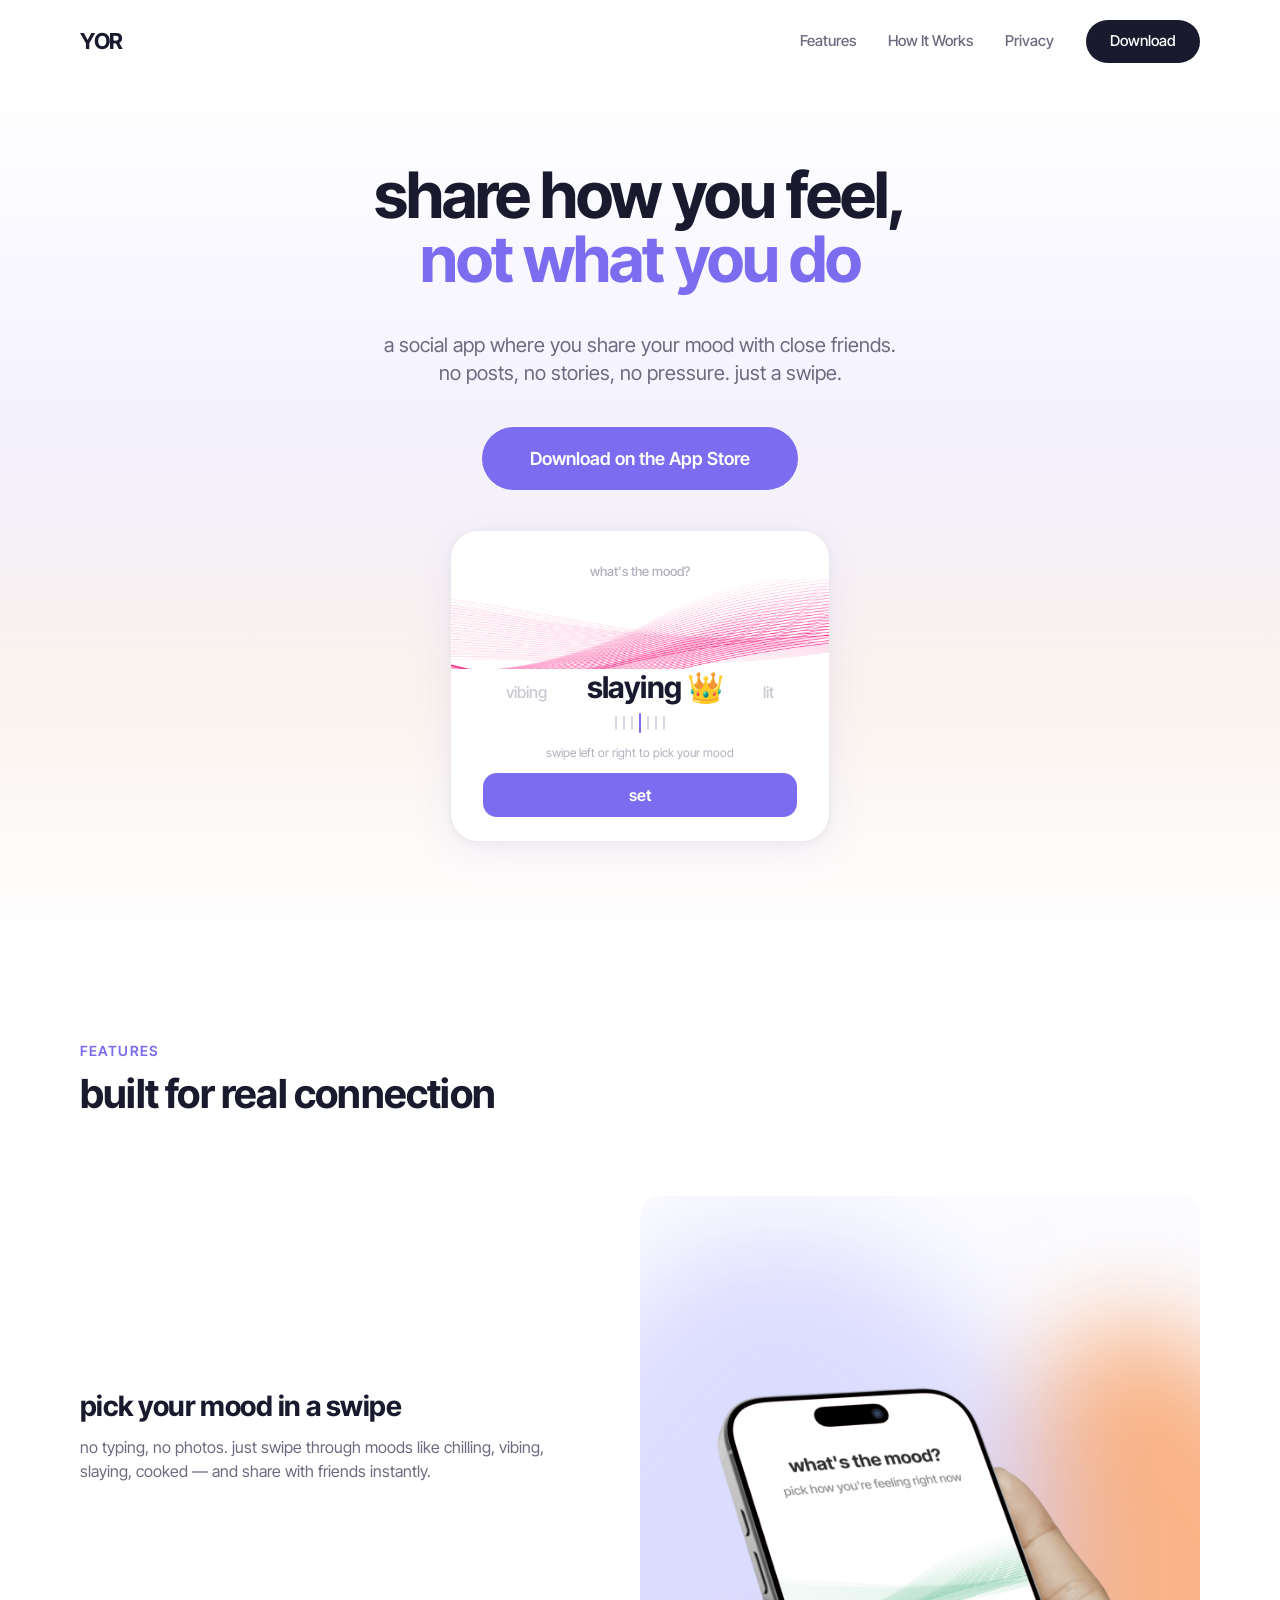
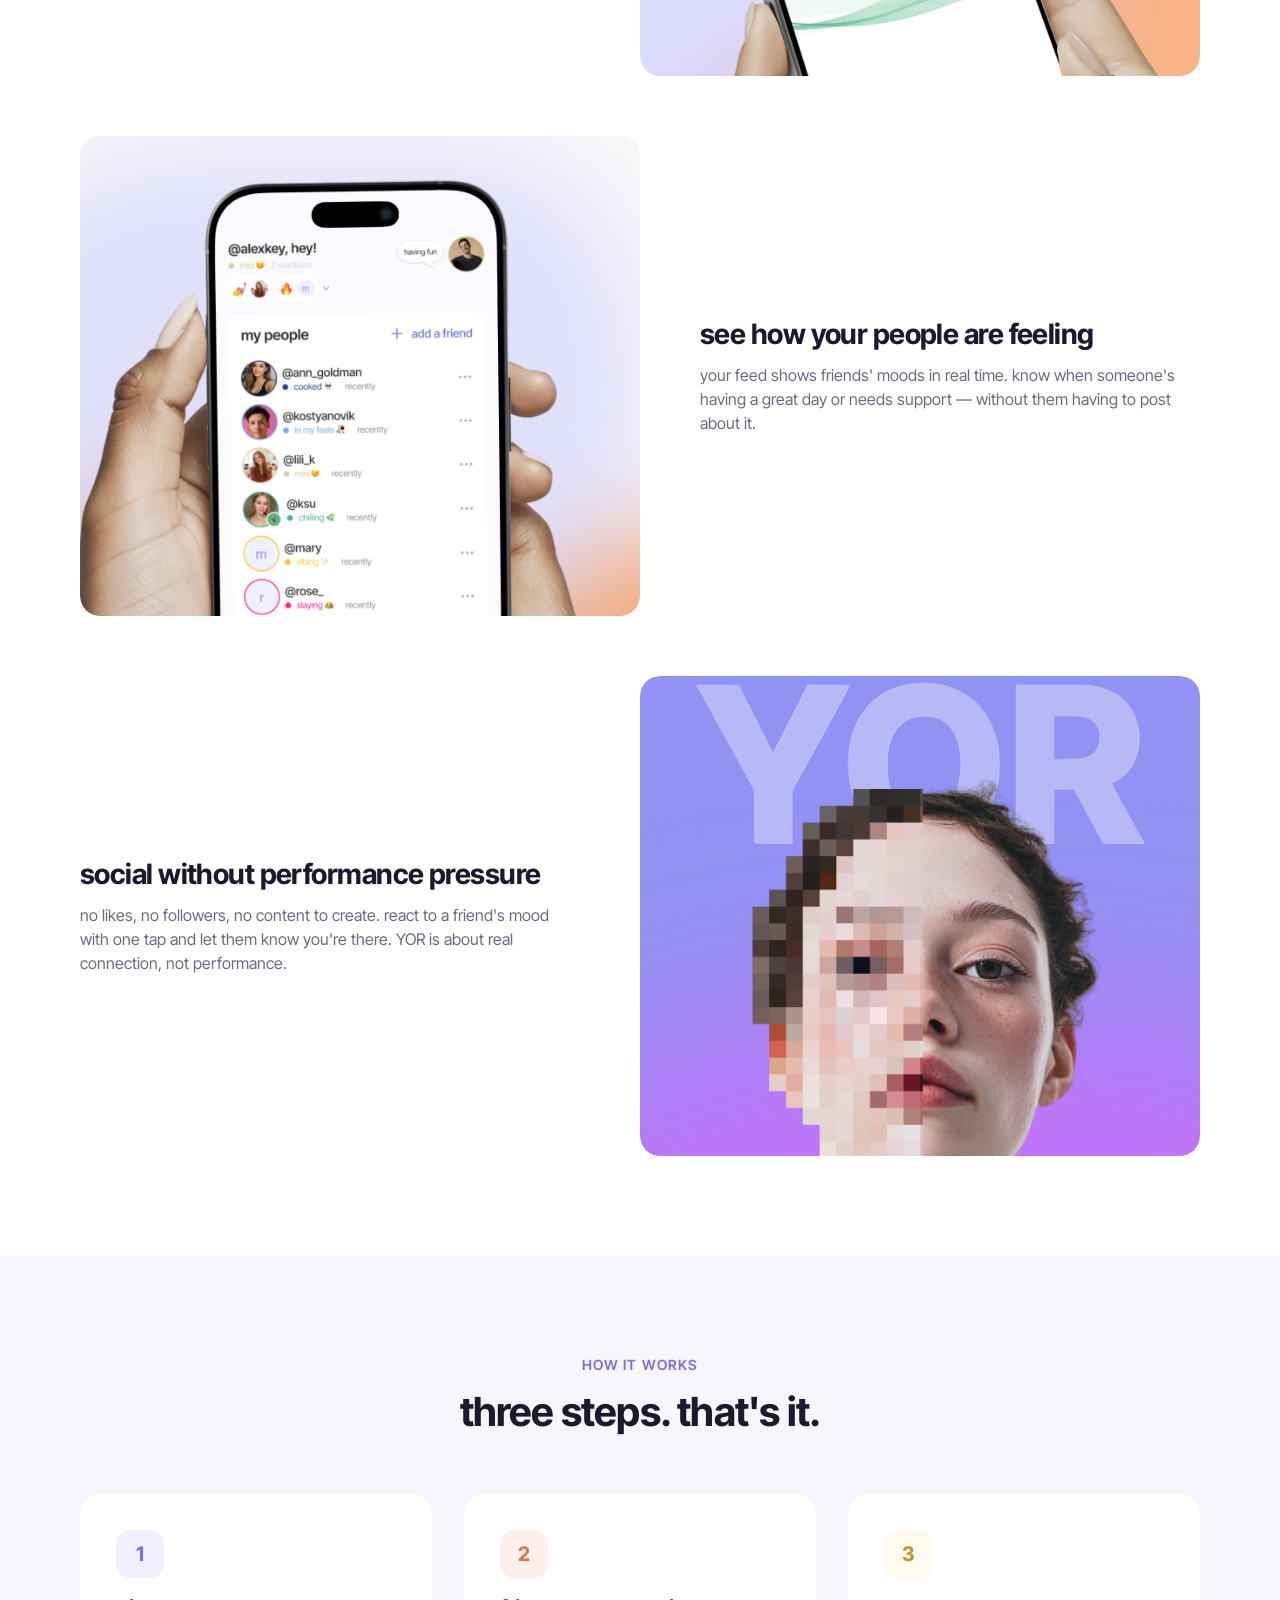
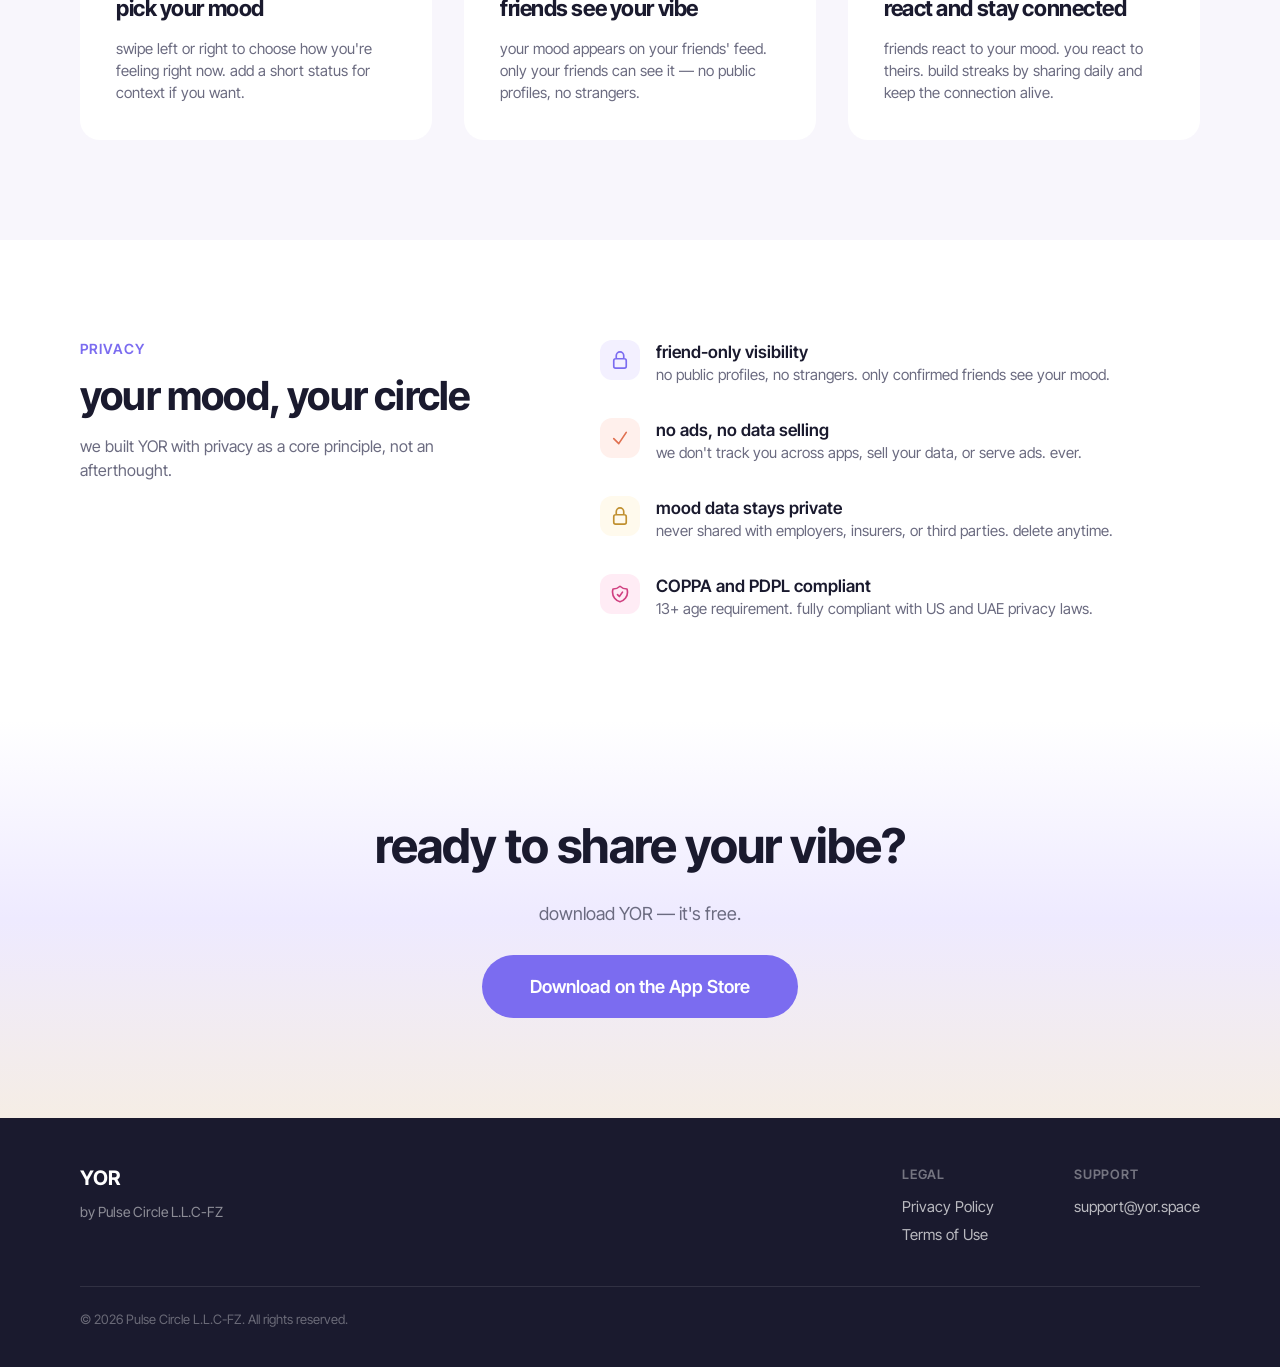
<file: index.html>
<!DOCTYPE html>
<html lang="en">
<head>
  <meta charset="UTF-8">
  <meta name="viewport" content="width=device-width, initial-scale=1.0">
  <title>YOR — share how you feel, not what you do</title>
  <meta name="description" content="YOR is a social app where you share your mood with close friends. no posts, no stories, no pressure. just a swipe.">
  <link rel="preconnect" href="https://fonts.googleapis.com">
  <link rel="preconnect" href="https://fonts.gstatic.com" crossorigin>
  <link href="https://fonts.googleapis.com/css2?family=Inter+Tight:ital,wght@0,400;0,500;0,600;0,700;0,800;1,400;1,500;1,600;1,700;1,800&display=swap" rel="stylesheet">
  <link rel="stylesheet" href="style.css">
</head>
<body>

  <!-- Nav -->
  <nav class="nav">
    <a href="/" class="nav-logo">YOR</a>
    <div class="nav-links">
      <a href="#features">Features</a>
      <a href="#how-it-works">How It Works</a>
      <a href="#privacy">Privacy</a>
      <a href="https://apps.apple.com/uz/app/moodsync-c%D0%B0%D0%BC%D0%BE%D0%B5-%D0%B2%D0%B0%D0%B6%D0%BD%D0%BE%D0%B5/id6751972875" class="btn btn-dark" target="_blank" rel="noopener">Download</a>
    </div>
    <button class="nav-hamburger" aria-label="Menu">
      <span></span>
      <span></span>
      <span></span>
    </button>
  </nav>

  <!-- Mobile Nav -->
  <div class="nav-mobile">
    <a href="#features">Features</a>
    <a href="#how-it-works">How It Works</a>
    <a href="#privacy">Privacy</a>
    <a href="https://apps.apple.com/uz/app/moodsync-c%D0%B0%D0%BC%D0%BE%D0%B5-%D0%B2%D0%B0%D0%B6%D0%BD%D0%BE%D0%B5/id6751972875" class="btn btn-primary" target="_blank" rel="noopener">Download on the App Store</a>
  </div>

  <!-- Hero -->
  <section class="hero">
    <div class="hero-headline">
      <h1 class="heading-xl">share how you feel,</h1>
      <h1 class="heading-xl text-purple">not what you do</h1>
    </div>
    <p class="hero-subtitle">a social app where you share your mood with close friends. no posts, no stories, no pressure. just a swipe.</p>
    <a href="https://apps.apple.com/uz/app/moodsync-c%D0%B0%D0%BC%D0%BE%D0%B5-%D0%B2%D0%B0%D0%B6%D0%BD%D0%BE%D0%B5/id6751972875" class="btn btn-primary" target="_blank" rel="noopener">Download on the App Store</a>

    <!-- Mood Picker Preview Card -->
    <div class="mood-card">
      <div class="mood-card-header">what's the mood?</div>
      <div class="mood-card-wave">
        <img src="images/wave.png" alt="" aria-hidden="true">
      </div>
      <div class="mood-card-mood">
        <span class="mood-neighbor">vibing</span>
        <span class="mood-text">slaying 👑</span>
        <span class="mood-neighbor">lit</span>
      </div>
      <div class="mood-card-bottom">
        <div class="mood-card-bars">
          <span class="bar"></span>
          <span class="bar"></span>
          <span class="bar"></span>
          <span class="bar active"></span>
          <span class="bar"></span>
          <span class="bar"></span>
          <span class="bar"></span>
        </div>
        <div class="mood-card-hint">swipe left or right to pick your mood</div>
        <button class="mood-card-btn">set</button>
      </div>
    </div>
  </section>

  <!-- Features -->
  <section class="features" id="features">
    <div class="features-header">
      <span class="label">Features</span>
      <h2 class="heading-md">built for real connection</h2>
    </div>

    <!-- Feature 1 -->
    <div class="feature-row">
      <div class="feature-text">
        <h3>pick your mood in a swipe</h3>
        <p>no typing, no photos. just swipe through moods like chilling, vibing, slaying, cooked — and share with friends instantly.</p>
      </div>
      <div class="feature-image">
        <img src="images/feature-1.png" alt="YOR mood picker interface" loading="lazy">
      </div>
    </div>

    <!-- Feature 2 -->
    <div class="feature-row reverse">
      <div class="feature-text">
        <h3>see how your people are feeling</h3>
        <p>your feed shows friends' moods in real time. know when someone's having a great day or needs support — without them having to post about it.</p>
      </div>
      <div class="feature-image">
        <img src="images/feature-2.png" alt="YOR friends feed" loading="lazy">
      </div>
    </div>

    <!-- Feature 3 -->
    <div class="feature-row">
      <div class="feature-text">
        <h3>social without performance pressure</h3>
        <p>no likes, no followers, no content to create. react to a friend's mood with one tap and let them know you're there. YOR is about real connection, not performance.</p>
      </div>
      <div class="feature-image">
        <img src="images/feature-3.png" alt="be real. be you." loading="lazy">
      </div>
    </div>
  </section>

  <!-- How It Works -->
  <section class="how-it-works" id="how-it-works">
    <div class="how-it-works-header">
      <span class="label">How It Works</span>
      <h2 class="heading-md">three steps. that's it.</h2>
    </div>
    <div class="steps-row">
      <div class="step-card">
        <div class="step-number" style="background: #F3F0FF; color: #7B6CF0;">1</div>
        <h3>pick your mood</h3>
        <p>swipe left or right to choose how you're feeling right now. add a short status for context if you want.</p>
      </div>
      <div class="step-card">
        <div class="step-number" style="background: #FFF0EC; color: #E07050;">2</div>
        <h3>friends see your vibe</h3>
        <p>your mood appears on your friends' feed. only your friends can see it — no public profiles, no strangers.</p>
      </div>
      <div class="step-card">
        <div class="step-number" style="background: #FFFAED; color: #C09030;">3</div>
        <h3>react and stay connected</h3>
        <p>friends react to your mood. you react to theirs. build streaks by sharing daily and keep the connection alive.</p>
      </div>
    </div>
  </section>

  <!-- Privacy -->
  <section class="privacy-section" id="privacy">
    <div class="privacy-inner">
      <div class="privacy-left">
        <span class="label">Privacy</span>
        <h2 class="heading-md">your mood, your circle</h2>
        <p>we built YOR with privacy as a core principle, not an afterthought.</p>
      </div>
      <div class="privacy-right">
        <div class="privacy-point">
          <div class="privacy-icon" style="background: #F3F0FF; color: #7B6CF0;">
            <svg xmlns="http://www.w3.org/2000/svg" fill="none" viewBox="0 0 24 24" stroke-width="2" stroke="currentColor"><path stroke-linecap="round" stroke-linejoin="round" d="M16.5 10.5V6.75a4.5 4.5 0 1 0-9 0v3.75m-.75 11.25h10.5a2.25 2.25 0 0 0 2.25-2.25v-6.75a2.25 2.25 0 0 0-2.25-2.25H6.75a2.25 2.25 0 0 0-2.25 2.25v6.75a2.25 2.25 0 0 0 2.25 2.25Z"/></svg>
          </div>
          <div class="privacy-point-text">
            <h4>friend-only visibility</h4>
            <p>no public profiles, no strangers. only confirmed friends see your mood.</p>
          </div>
        </div>
        <div class="privacy-point">
          <div class="privacy-icon" style="background: #FFF0EC; color: #E07050;">
            <svg xmlns="http://www.w3.org/2000/svg" fill="none" viewBox="0 0 24 24" stroke-width="2" stroke="currentColor"><path stroke-linecap="round" stroke-linejoin="round" d="m4.5 12.75 6 6 9-13.5"/></svg>
          </div>
          <div class="privacy-point-text">
            <h4>no ads, no data selling</h4>
            <p>we don't track you across apps, sell your data, or serve ads. ever.</p>
          </div>
        </div>
        <div class="privacy-point">
          <div class="privacy-icon" style="background: #FFFAED; color: #C09030;">
            <svg xmlns="http://www.w3.org/2000/svg" fill="none" viewBox="0 0 24 24" stroke-width="2" stroke="currentColor"><path stroke-linecap="round" stroke-linejoin="round" d="M16.5 10.5V6.75a4.5 4.5 0 1 0-9 0v3.75m-.75 11.25h10.5a2.25 2.25 0 0 0 2.25-2.25v-6.75a2.25 2.25 0 0 0-2.25-2.25H6.75a2.25 2.25 0 0 0-2.25 2.25v6.75a2.25 2.25 0 0 0 2.25 2.25Z"/></svg>
          </div>
          <div class="privacy-point-text">
            <h4>mood data stays private</h4>
            <p>never shared with employers, insurers, or third parties. delete anytime.</p>
          </div>
        </div>
        <div class="privacy-point">
          <div class="privacy-icon" style="background: #FFECF5; color: #D04080;">
            <svg xmlns="http://www.w3.org/2000/svg" fill="none" viewBox="0 0 24 24" stroke-width="2" stroke="currentColor"><path stroke-linecap="round" stroke-linejoin="round" d="M9 12.75 11.25 15 15 9.75m-3-7.036A11.959 11.959 0 0 1 3.598 6 11.99 11.99 0 0 0 3 9.749c0 5.592 3.824 10.29 9 11.623 5.176-1.332 9-6.03 9-11.622 0-1.31-.21-2.571-.598-3.751h-.152c-3.196 0-6.1-1.248-8.25-3.285Z"/></svg>
          </div>
          <div class="privacy-point-text">
            <h4>COPPA and PDPL compliant</h4>
            <p>13+ age requirement. fully compliant with US and UAE privacy laws.</p>
          </div>
        </div>
      </div>
    </div>
  </section>

  <!-- CTA -->
  <section class="cta">
    <h2 class="heading-lg">ready to share your vibe?</h2>
    <p class="cta-subtitle">download YOR — it's free.</p>
    <a href="https://apps.apple.com/uz/app/moodsync-c%D0%B0%D0%BC%D0%BE%D0%B5-%D0%B2%D0%B0%D0%B6%D0%BD%D0%BE%D0%B5/id6751972875" class="btn btn-primary" target="_blank" rel="noopener">Download on the App Store</a>
  </section>

  <!-- Footer -->
  <footer class="footer">
    <div class="footer-inner">
      <div class="footer-brand">
        <div class="footer-logo">YOR</div>
        <div class="footer-tagline">by Pulse Circle L.L.C-FZ</div>
      </div>
      <div class="footer-columns">
        <div class="footer-col">
          <h4>Legal</h4>
          <a href="privacy.html">Privacy Policy</a>
          <a href="terms.html">Terms of Use</a>
        </div>
        <div class="footer-col">
          <h4>Support</h4>
          <a href="mailto:support@yor.space">support@yor.space</a>
        </div>
      </div>
    </div>
    <div class="footer-divider"></div>
    <div class="footer-copyright">© 2026 Pulse Circle L.L.C-FZ. All rights reserved.</div>
  </footer>

  <script>
    // Mobile nav toggle
    const hamburger = document.querySelector('.nav-hamburger');
    const mobileNav = document.querySelector('.nav-mobile');

    hamburger.addEventListener('click', () => {
      hamburger.classList.toggle('active');
      mobileNav.classList.toggle('active');
      document.body.style.overflow = mobileNav.classList.contains('active') ? 'hidden' : '';
    });

    // Close mobile nav on link click
    mobileNav.querySelectorAll('a').forEach(link => {
      link.addEventListener('click', () => {
        hamburger.classList.remove('active');
        mobileNav.classList.remove('active');
        document.body.style.overflow = '';
      });
    });

    // Smooth scroll for anchor links
    document.querySelectorAll('a[href^="#"]').forEach(anchor => {
      anchor.addEventListener('click', function (e) {
        e.preventDefault();
        const target = document.querySelector(this.getAttribute('href'));
        if (target) {
          const navHeight = document.querySelector('.nav').offsetHeight;
          const top = target.getBoundingClientRect().top + window.pageYOffset - navHeight;
          window.scrollTo({ top, behavior: 'smooth' });
        }
      });
    });
  </script>

</body>
</html>
</file>
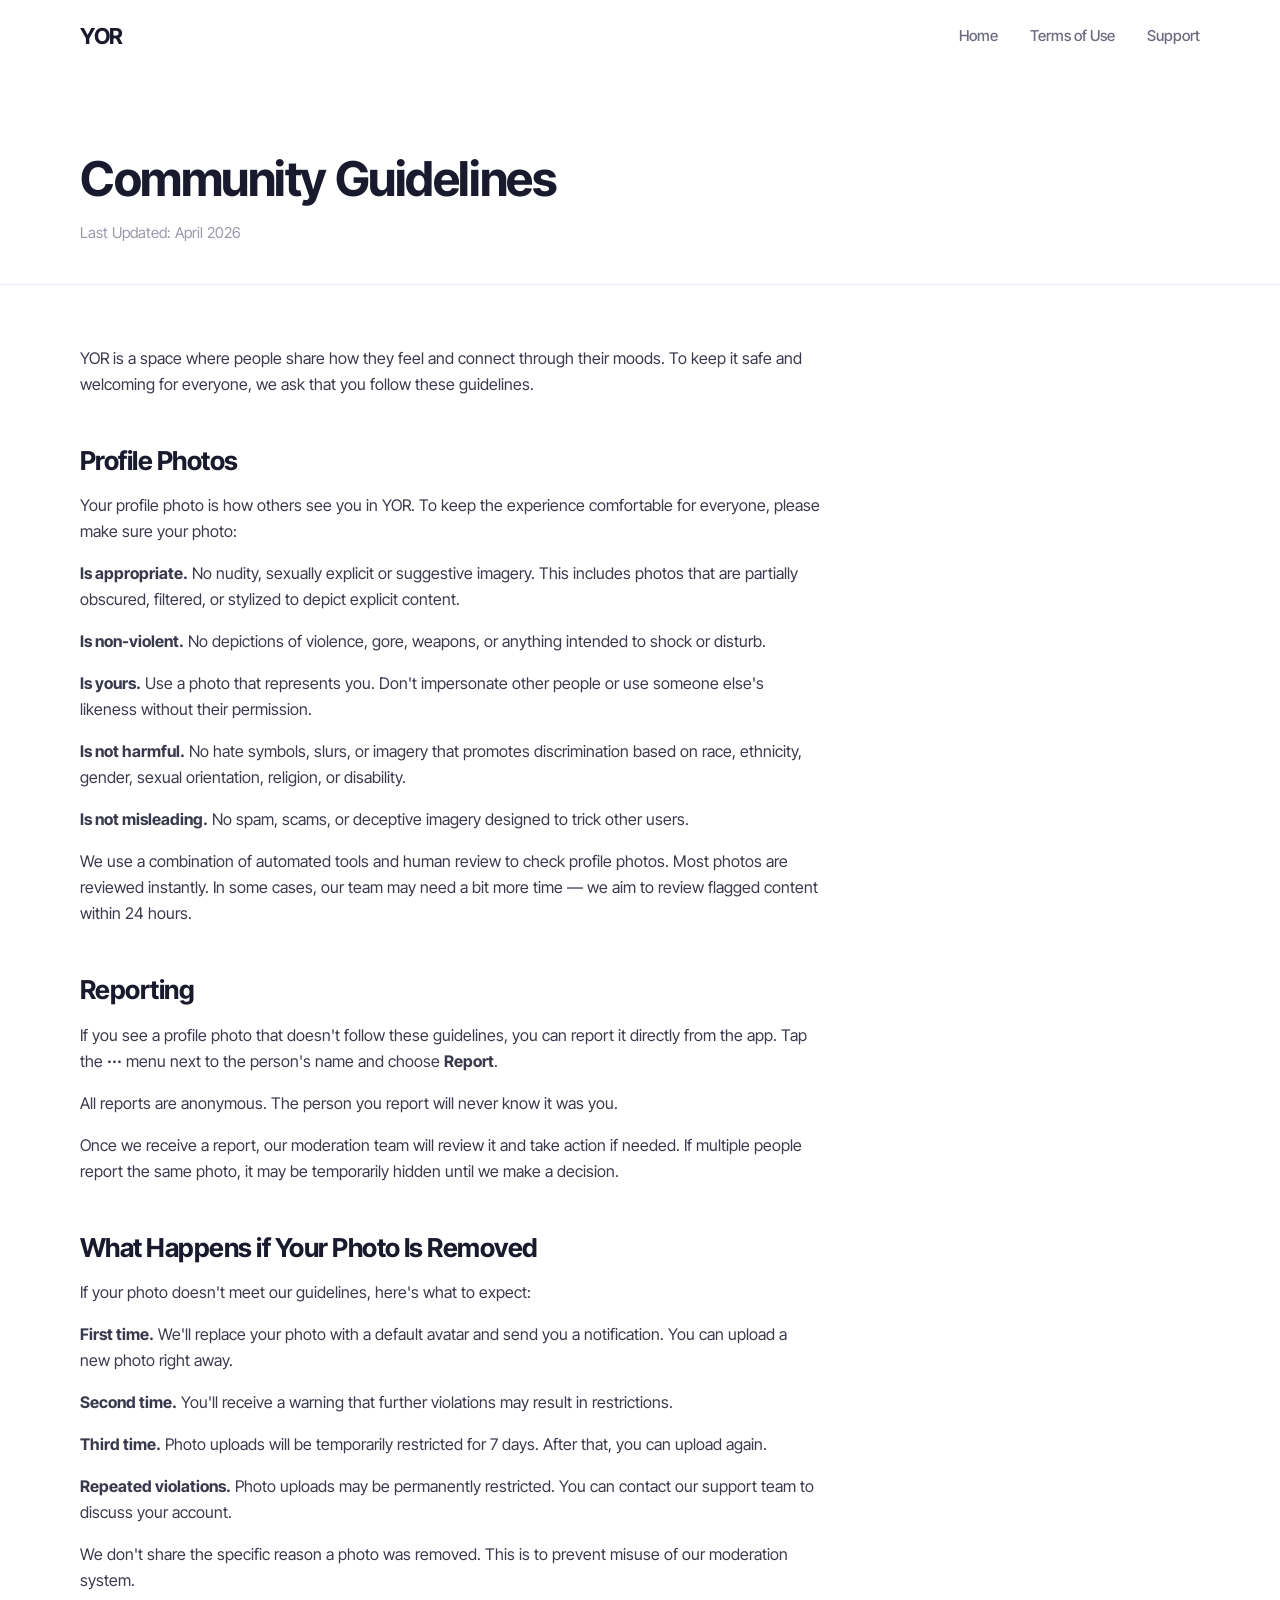
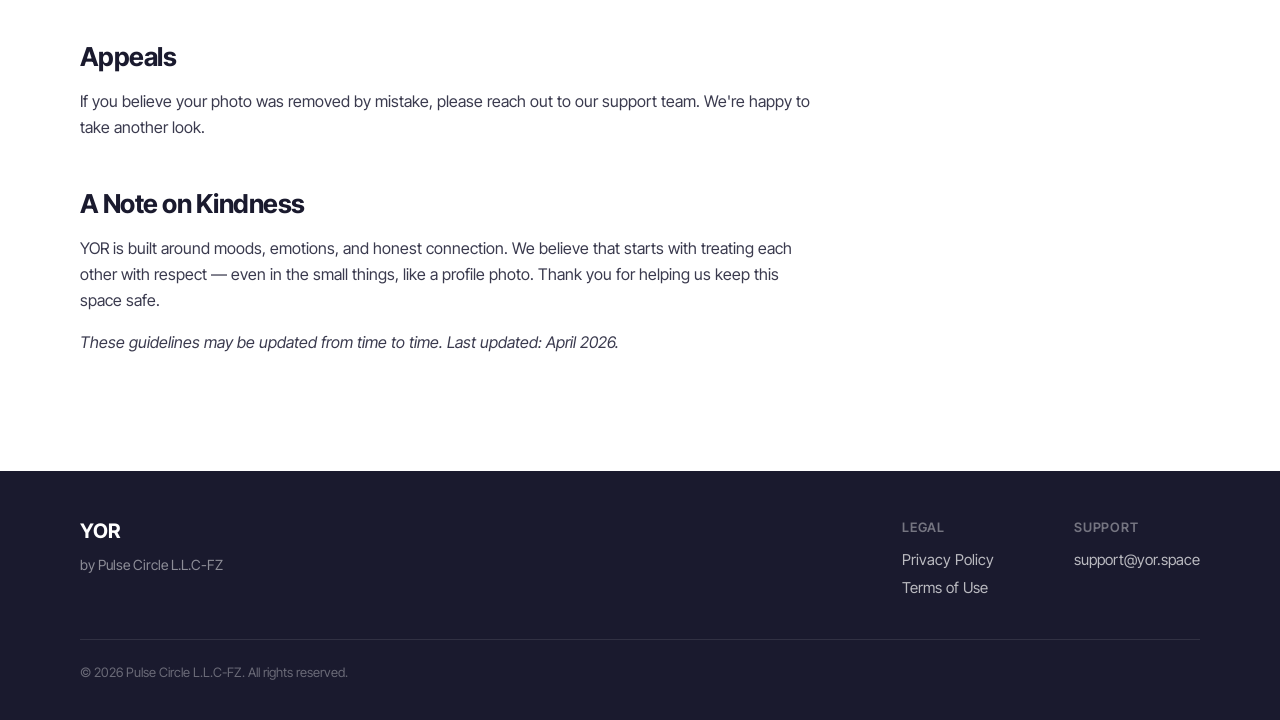
<file: community-rules.html>
<!DOCTYPE html>
<html lang="en">
<head>
  <meta charset="UTF-8">
  <meta name="viewport" content="width=device-width, initial-scale=1.0">
  <title>Community Guidelines — YOR</title>
  <link rel="preconnect" href="https://fonts.googleapis.com">
  <link rel="preconnect" href="https://fonts.gstatic.com" crossorigin>
  <link href="https://fonts.googleapis.com/css2?family=Inter+Tight:wght@400;500;600;700;800&display=swap" rel="stylesheet">
  <link rel="stylesheet" href="style.css">
</head>
<body class="legal-page">

  <nav class="nav">
    <a href="/" class="nav-logo">YOR</a>
    <div class="nav-links">
      <a href="/">Home</a>
      <a href="terms.html">Terms of Use</a>
      <a href="mailto:support@yor.space">Support</a>
    </div>
    <button class="nav-hamburger" aria-label="Menu">
      <span></span><span></span><span></span>
    </button>
  </nav>
  <div class="nav-mobile">
    <a href="/">Home</a>
    <a href="terms.html">Terms of Use</a>
    <a href="mailto:support@yor.space">Support</a>
  </div>

  <div class="legal-header">
    <h1>Community Guidelines</h1>
    <p class="legal-meta">Last Updated: April 2026</p>
  </div>

  <div class="legal-content">

    <p>YOR is a space where people share how they feel and connect through their moods. To keep it safe and welcoming for everyone, we ask that you follow these guidelines.</p>

    <h2>Profile Photos</h2>
    <p>Your profile photo is how others see you in YOR. To keep the experience comfortable for everyone, please make sure your photo:</p>
    <p><strong>Is appropriate.</strong> No nudity, sexually explicit or suggestive imagery. This includes photos that are partially obscured, filtered, or stylized to depict explicit content.</p>
    <p><strong>Is non-violent.</strong> No depictions of violence, gore, weapons, or anything intended to shock or disturb.</p>
    <p><strong>Is yours.</strong> Use a photo that represents you. Don't impersonate other people or use someone else's likeness without their permission.</p>
    <p><strong>Is not harmful.</strong> No hate symbols, slurs, or imagery that promotes discrimination based on race, ethnicity, gender, sexual orientation, religion, or disability.</p>
    <p><strong>Is not misleading.</strong> No spam, scams, or deceptive imagery designed to trick other users.</p>
    <p>We use a combination of automated tools and human review to check profile photos. Most photos are reviewed instantly. In some cases, our team may need a bit more time — we aim to review flagged content within 24 hours.</p>

    <h2>Reporting</h2>
    <p>If you see a profile photo that doesn't follow these guidelines, you can report it directly from the app. Tap the <strong>···</strong> menu next to the person's name and choose <strong>Report</strong>.</p>
    <p>All reports are anonymous. The person you report will never know it was you.</p>
    <p>Once we receive a report, our moderation team will review it and take action if needed. If multiple people report the same photo, it may be temporarily hidden until we make a decision.</p>

    <h2>What Happens if Your Photo Is Removed</h2>
    <p>If your photo doesn't meet our guidelines, here's what to expect:</p>
    <p><strong>First time.</strong> We'll replace your photo with a default avatar and send you a notification. You can upload a new photo right away.</p>
    <p><strong>Second time.</strong> You'll receive a warning that further violations may result in restrictions.</p>
    <p><strong>Third time.</strong> Photo uploads will be temporarily restricted for 7 days. After that, you can upload again.</p>
    <p><strong>Repeated violations.</strong> Photo uploads may be permanently restricted. You can contact our support team to discuss your account.</p>
    <p>We don't share the specific reason a photo was removed. This is to prevent misuse of our moderation system.</p>

    <h2>Appeals</h2>
    <p>If you believe your photo was removed by mistake, please reach out to our support team. We're happy to take another look.</p>

    <h2>A Note on Kindness</h2>
    <p>YOR is built around moods, emotions, and honest connection. We believe that starts with treating each other with respect — even in the small things, like a profile photo. Thank you for helping us keep this space safe.</p>
    <p><em>These guidelines may be updated from time to time. Last updated: April 2026.</em></p>

  </div>

  <footer class="footer">
    <div class="footer-inner">
      <div class="footer-brand">
        <div class="footer-logo">YOR</div>
        <div class="footer-tagline">by Pulse Circle L.L.C-FZ</div>
      </div>
      <div class="footer-columns">
        <div class="footer-col">
          <h4>Legal</h4>
          <a href="privacy.html">Privacy Policy</a>
          <a href="terms.html">Terms of Use</a>
        </div>
        <div class="footer-col">
          <h4>Support</h4>
          <a href="mailto:support@yor.space">support@yor.space</a>
        </div>
      </div>
    </div>
    <div class="footer-divider"></div>
    <div class="footer-copyright">&copy; 2026 Pulse Circle L.L.C-FZ. All rights reserved.</div>
  </footer>

  <script>
    const hamburger = document.querySelector('.nav-hamburger');
    const mobileNav = document.querySelector('.nav-mobile');
    hamburger.addEventListener('click', () => {
      hamburger.classList.toggle('active');
      mobileNav.classList.toggle('active');
      document.body.style.overflow = mobileNav.classList.contains('active') ? 'hidden' : '';
    });
    mobileNav.querySelectorAll('a').forEach(link => {
      link.addEventListener('click', () => {
        hamburger.classList.remove('active');
        mobileNav.classList.remove('active');
        document.body.style.overflow = '';
      });
    });
  </script>

</body>
</html>
</file>
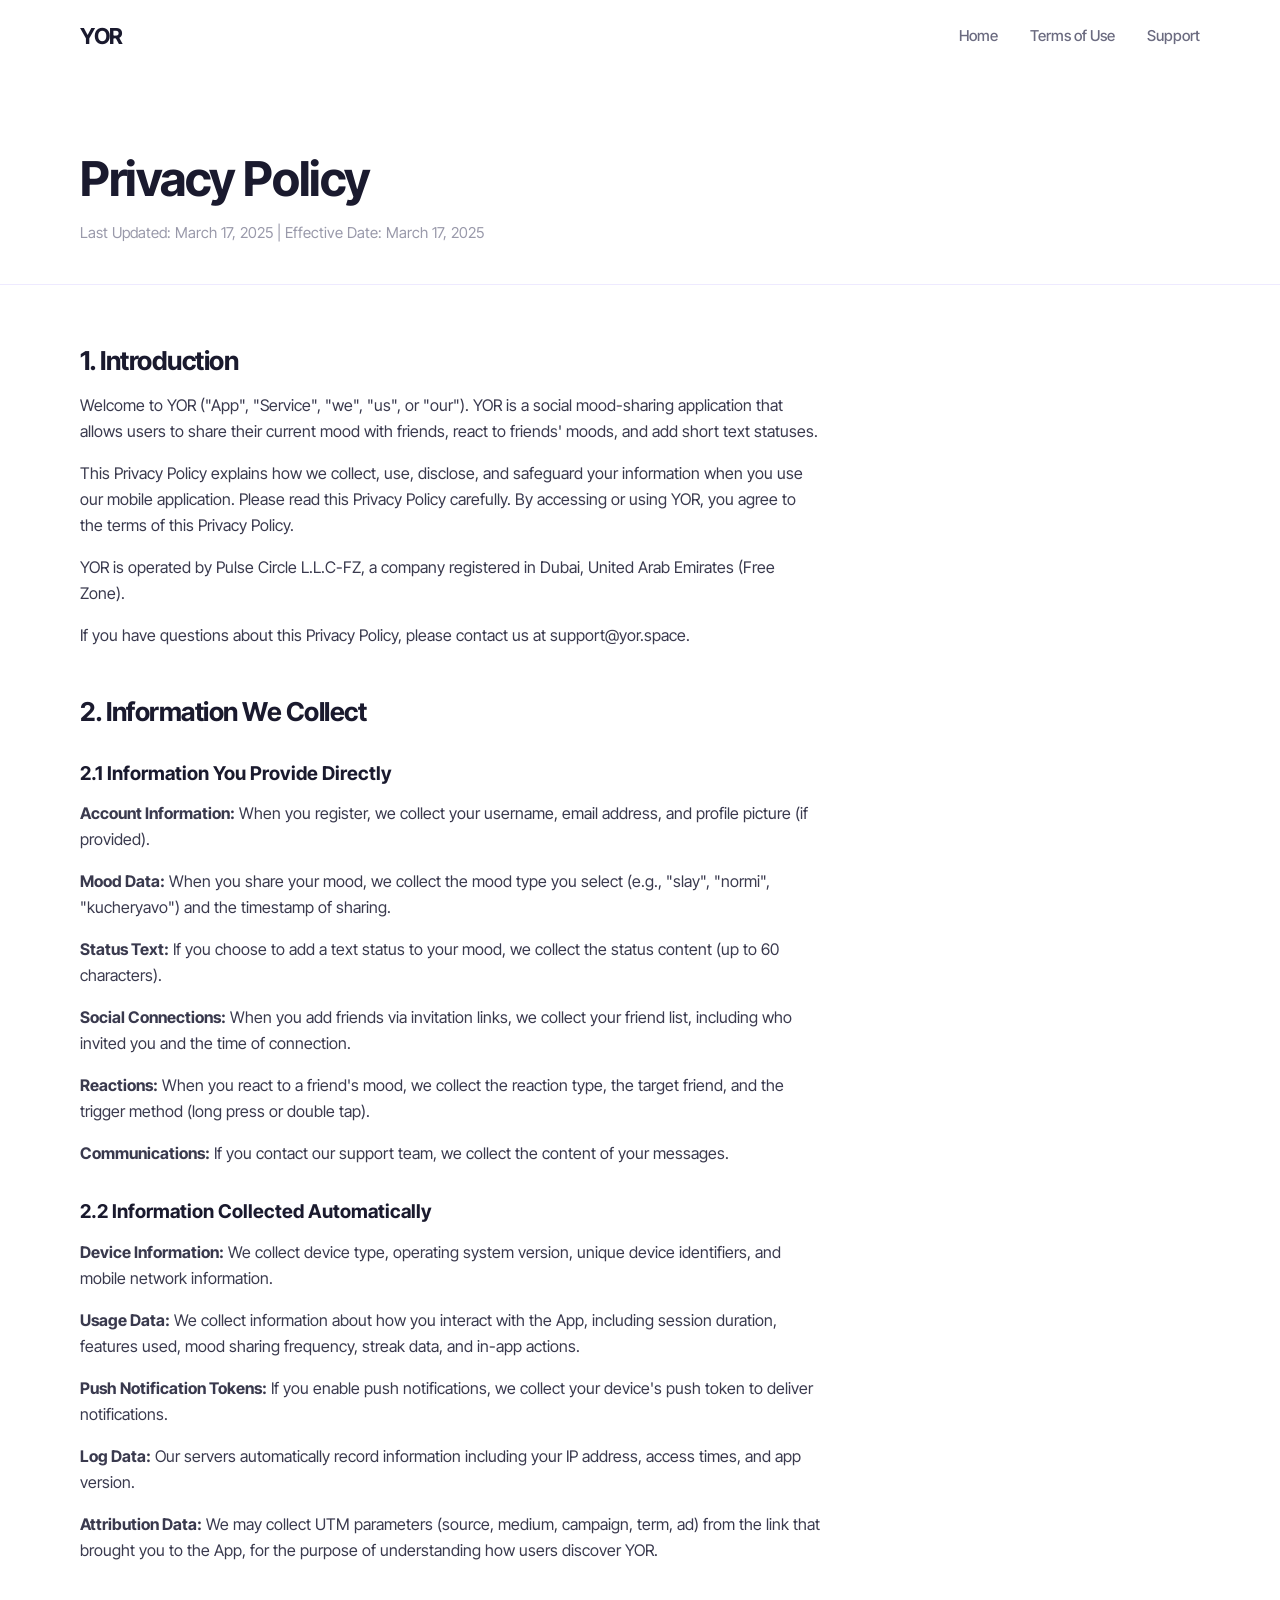
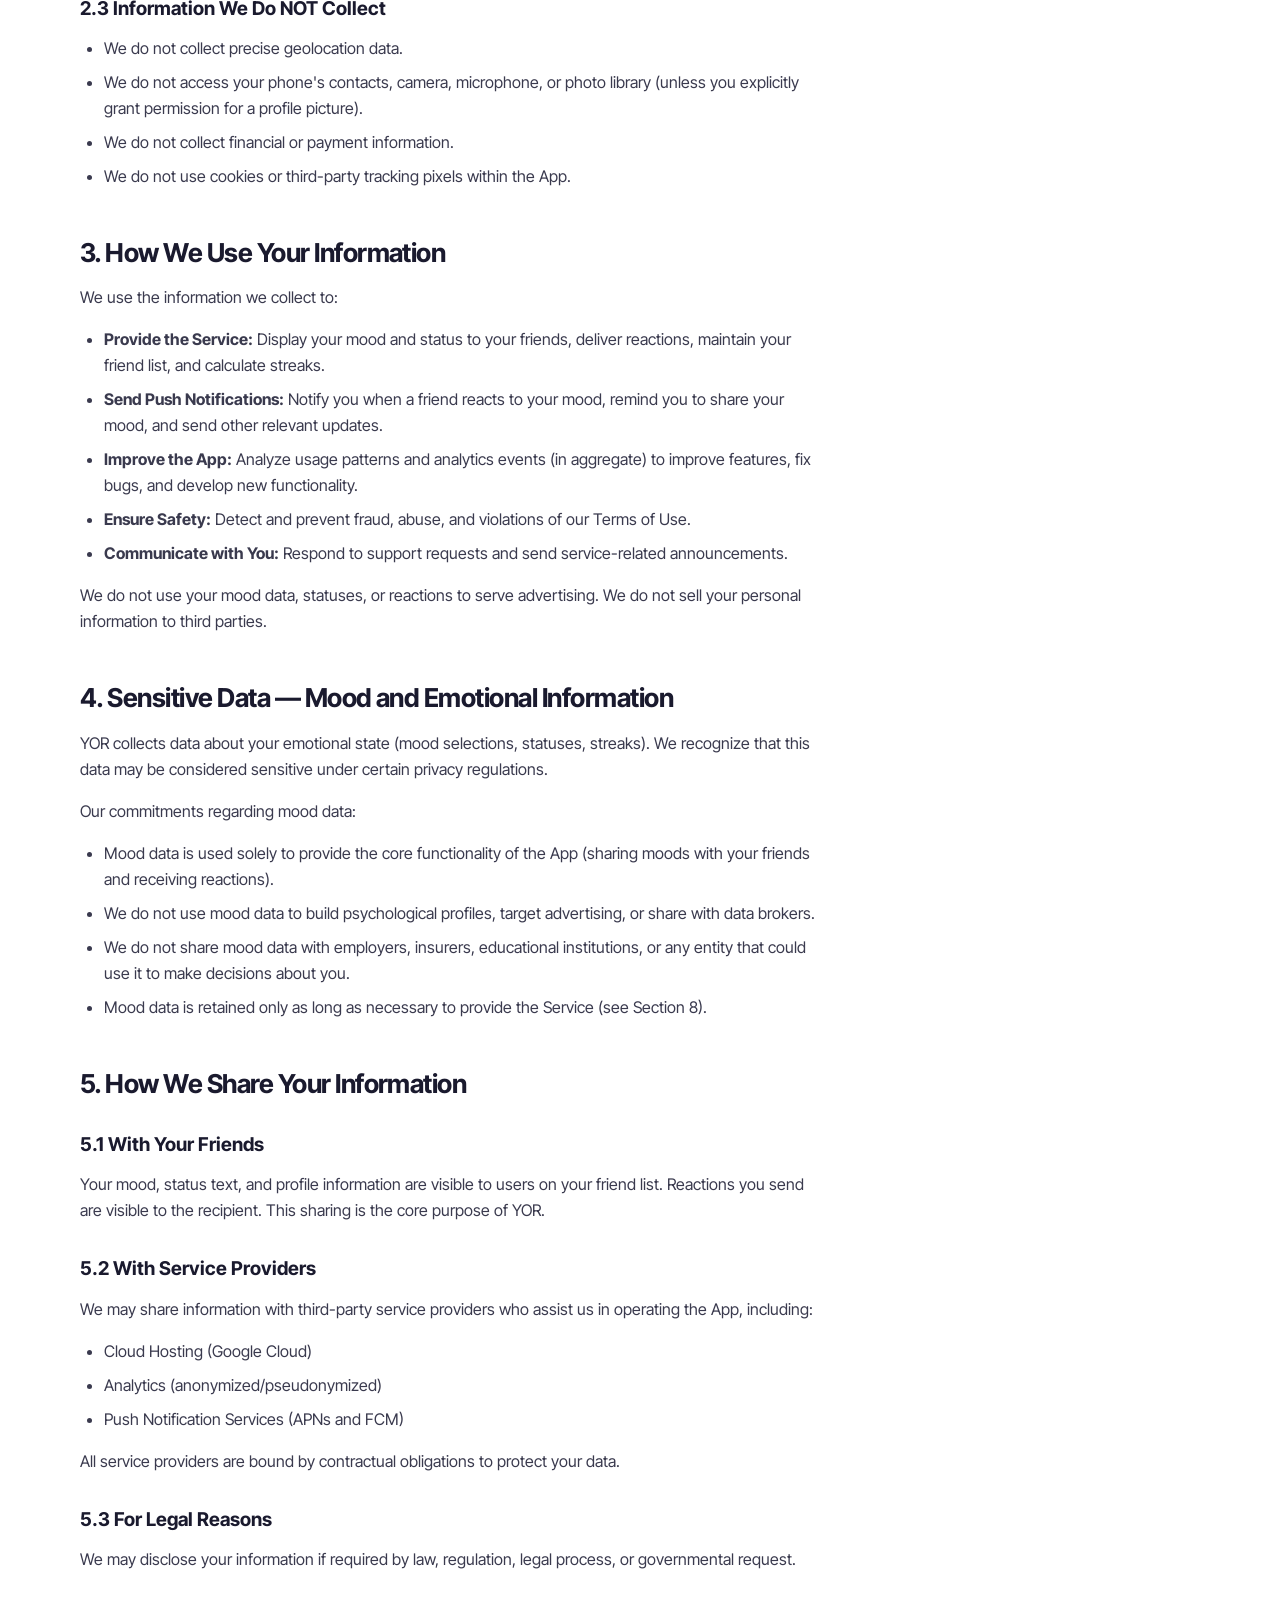
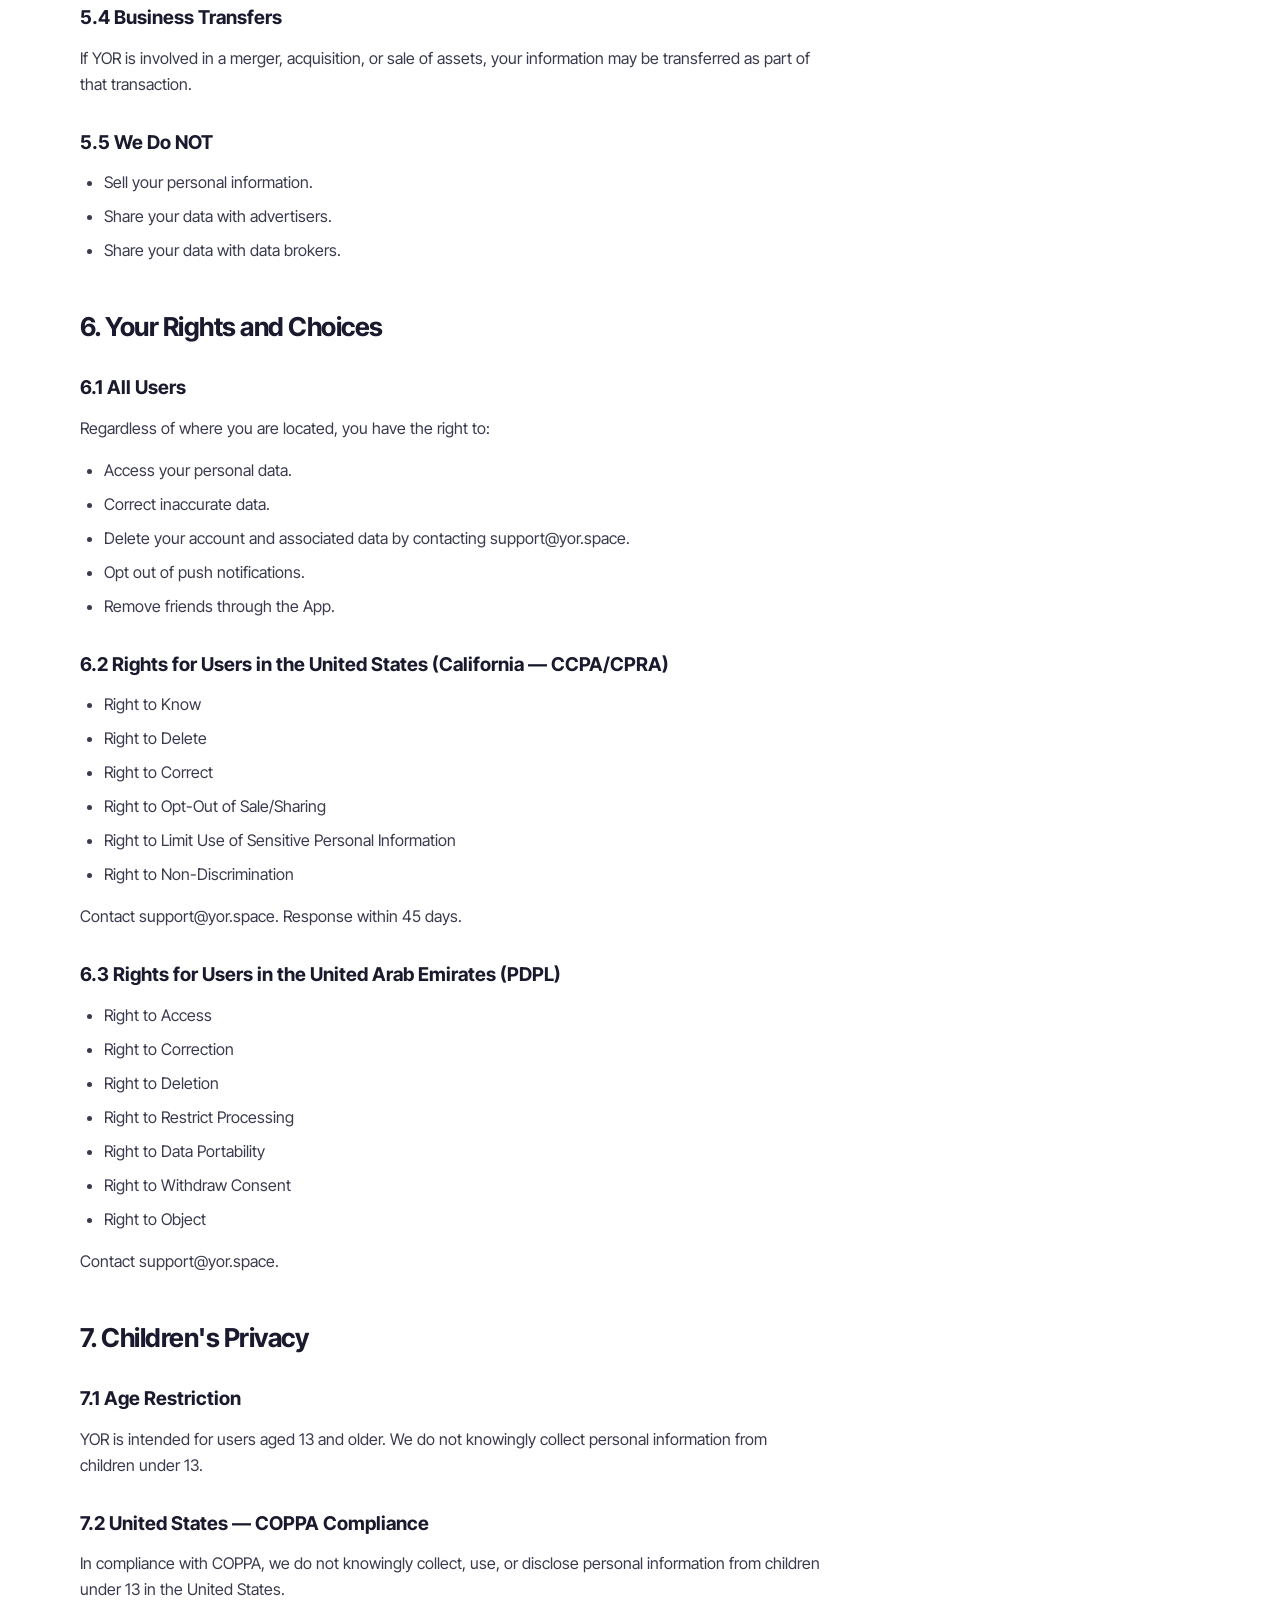
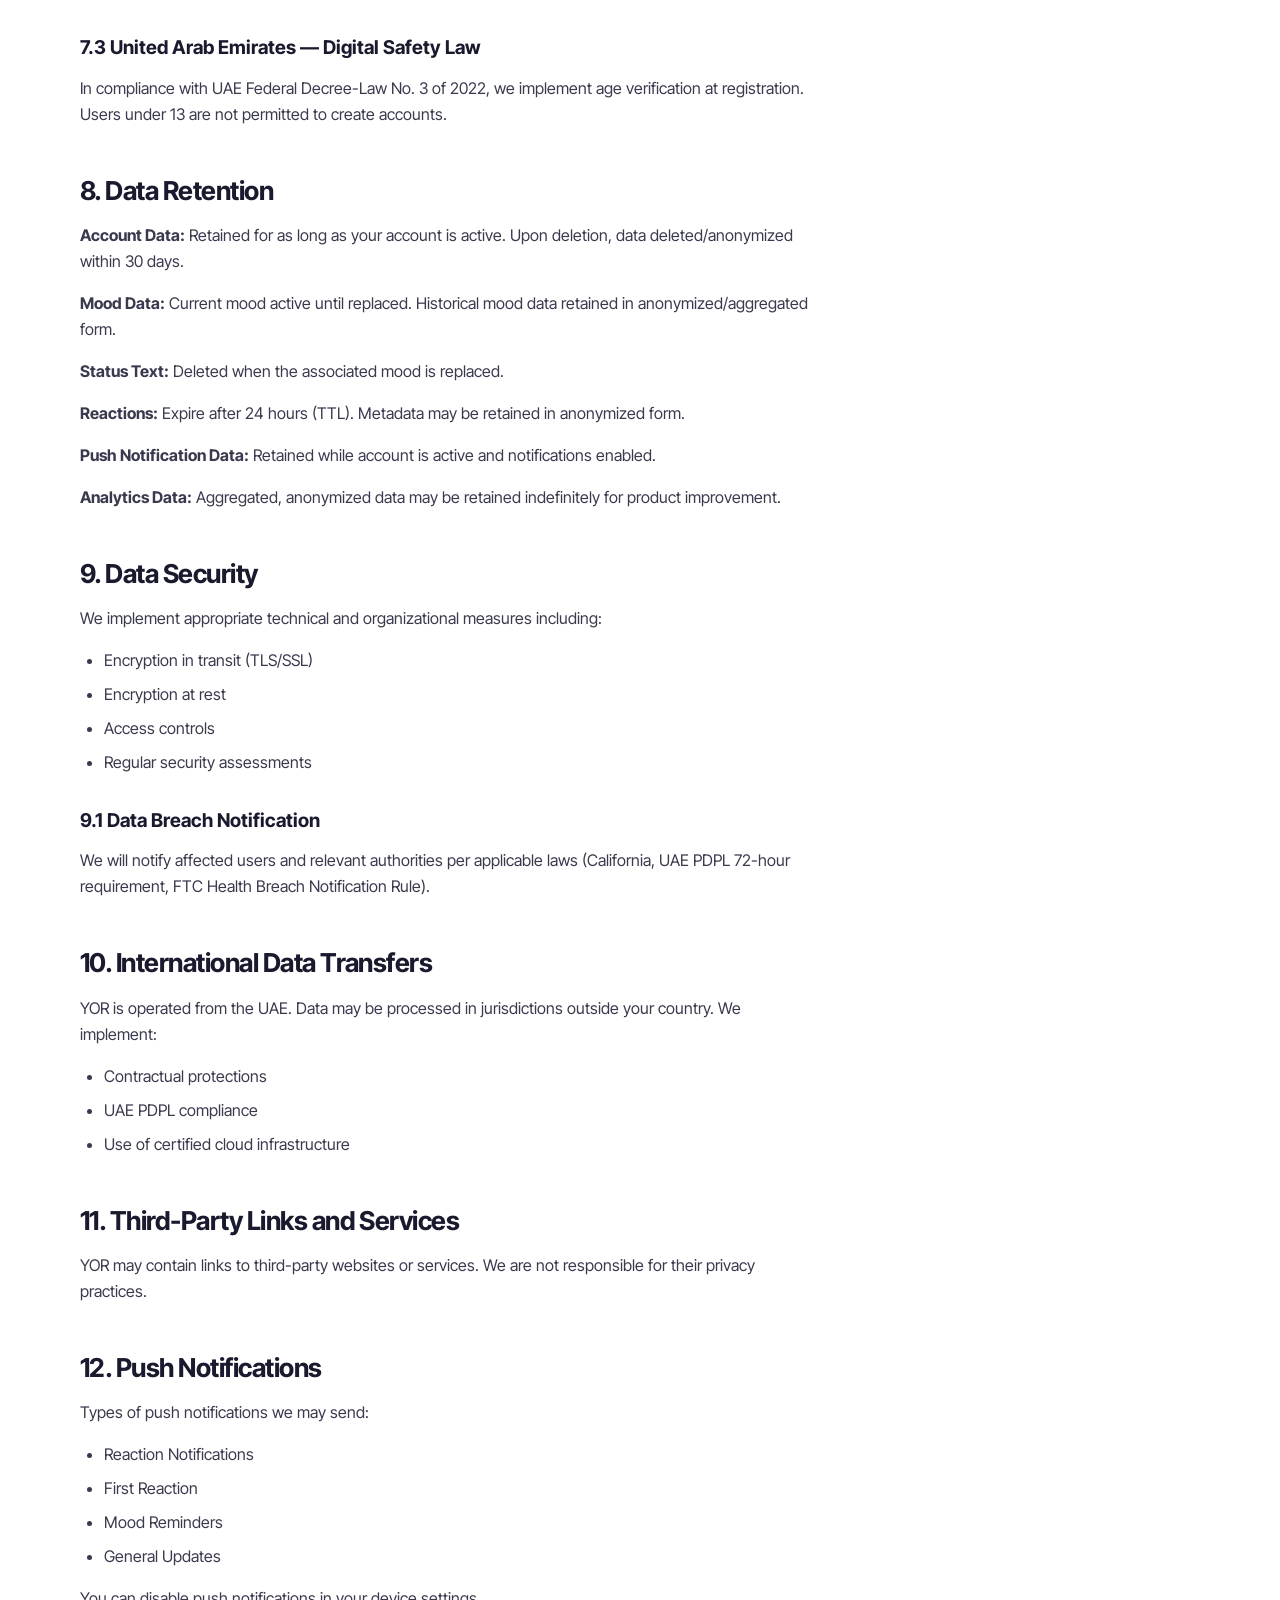
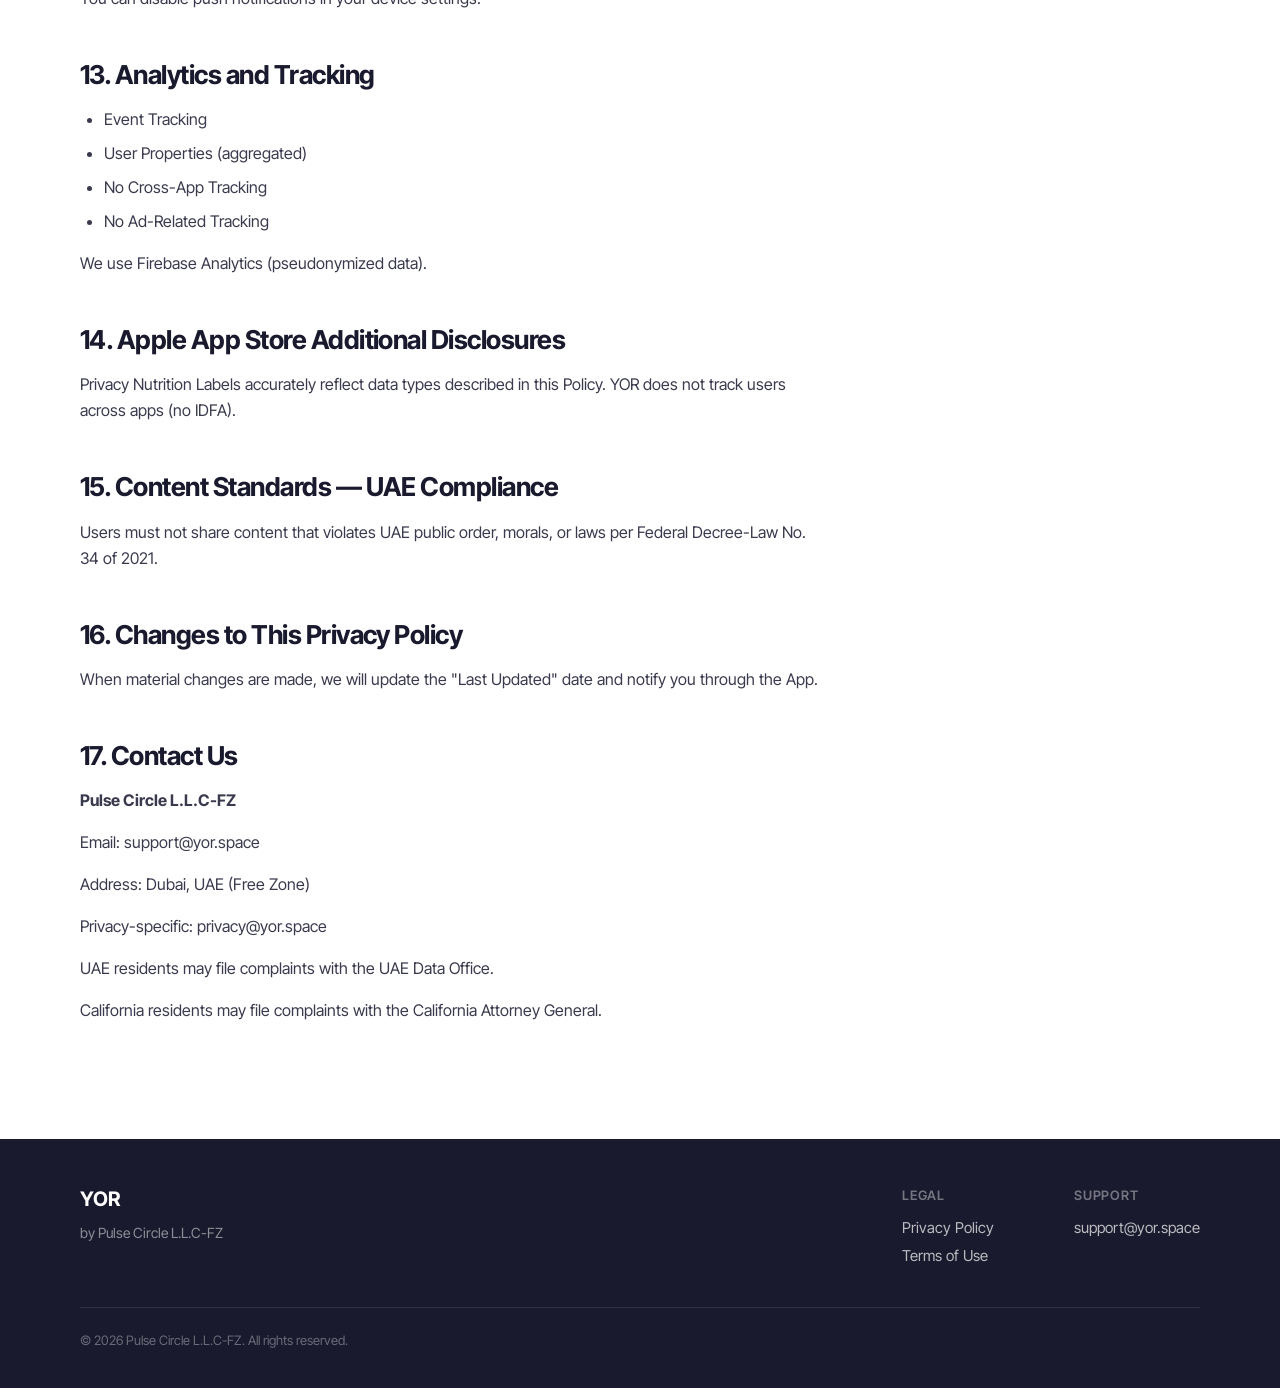
<file: privacy.html>
<!DOCTYPE html>
<html lang="en">
<head>
  <meta charset="UTF-8">
  <meta name="viewport" content="width=device-width, initial-scale=1.0">
  <title>Privacy Policy — YOR</title>
  <link rel="preconnect" href="https://fonts.googleapis.com">
  <link rel="preconnect" href="https://fonts.gstatic.com" crossorigin>
  <link href="https://fonts.googleapis.com/css2?family=Inter+Tight:wght@400;500;600;700;800&display=swap" rel="stylesheet">
  <link rel="stylesheet" href="style.css">
</head>
<body class="legal-page">

  <nav class="nav">
    <a href="/" class="nav-logo">YOR</a>
    <div class="nav-links">
      <a href="/">Home</a>
      <a href="terms.html">Terms of Use</a>
      <a href="mailto:support@yor.space">Support</a>
    </div>
    <button class="nav-hamburger" aria-label="Menu">
      <span></span><span></span><span></span>
    </button>
  </nav>
  <div class="nav-mobile">
    <a href="/">Home</a>
    <a href="terms.html">Terms of Use</a>
    <a href="mailto:support@yor.space">Support</a>
  </div>

  <div class="legal-header">
    <h1>Privacy Policy</h1>
    <p class="legal-meta">Last Updated: March 17, 2025 | Effective Date: March 17, 2025</p>
  </div>

  <div class="legal-content">

    <h2>1. Introduction</h2>
    <p>Welcome to YOR ("App", "Service", "we", "us", or "our"). YOR is a social mood-sharing application that allows users to share their current mood with friends, react to friends' moods, and add short text statuses.</p>
    <p>This Privacy Policy explains how we collect, use, disclose, and safeguard your information when you use our mobile application. Please read this Privacy Policy carefully. By accessing or using YOR, you agree to the terms of this Privacy Policy.</p>
    <p>YOR is operated by Pulse Circle L.L.C-FZ, a company registered in Dubai, United Arab Emirates (Free Zone).</p>
    <p>If you have questions about this Privacy Policy, please contact us at <a href="mailto:support@yor.space">support@yor.space</a>.</p>

    <h2>2. Information We Collect</h2>

    <h3>2.1 Information You Provide Directly</h3>
    <p><strong>Account Information:</strong> When you register, we collect your username, email address, and profile picture (if provided).</p>
    <p><strong>Mood Data:</strong> When you share your mood, we collect the mood type you select (e.g., "slay", "normi", "kucheryavo") and the timestamp of sharing.</p>
    <p><strong>Status Text:</strong> If you choose to add a text status to your mood, we collect the status content (up to 60 characters).</p>
    <p><strong>Social Connections:</strong> When you add friends via invitation links, we collect your friend list, including who invited you and the time of connection.</p>
    <p><strong>Reactions:</strong> When you react to a friend's mood, we collect the reaction type, the target friend, and the trigger method (long press or double tap).</p>
    <p><strong>Communications:</strong> If you contact our support team, we collect the content of your messages.</p>

    <h3>2.2 Information Collected Automatically</h3>
    <p><strong>Device Information:</strong> We collect device type, operating system version, unique device identifiers, and mobile network information.</p>
    <p><strong>Usage Data:</strong> We collect information about how you interact with the App, including session duration, features used, mood sharing frequency, streak data, and in-app actions.</p>
    <p><strong>Push Notification Tokens:</strong> If you enable push notifications, we collect your device's push token to deliver notifications.</p>
    <p><strong>Log Data:</strong> Our servers automatically record information including your IP address, access times, and app version.</p>
    <p><strong>Attribution Data:</strong> We may collect UTM parameters (source, medium, campaign, term, ad) from the link that brought you to the App, for the purpose of understanding how users discover YOR.</p>

    <h3>2.3 Information We Do NOT Collect</h3>
    <ul>
      <li>We do not collect precise geolocation data.</li>
      <li>We do not access your phone's contacts, camera, microphone, or photo library (unless you explicitly grant permission for a profile picture).</li>
      <li>We do not collect financial or payment information.</li>
      <li>We do not use cookies or third-party tracking pixels within the App.</li>
    </ul>

    <h2>3. How We Use Your Information</h2>
    <p>We use the information we collect to:</p>
    <ul>
      <li><strong>Provide the Service:</strong> Display your mood and status to your friends, deliver reactions, maintain your friend list, and calculate streaks.</li>
      <li><strong>Send Push Notifications:</strong> Notify you when a friend reacts to your mood, remind you to share your mood, and send other relevant updates.</li>
      <li><strong>Improve the App:</strong> Analyze usage patterns and analytics events (in aggregate) to improve features, fix bugs, and develop new functionality.</li>
      <li><strong>Ensure Safety:</strong> Detect and prevent fraud, abuse, and violations of our Terms of Use.</li>
      <li><strong>Communicate with You:</strong> Respond to support requests and send service-related announcements.</li>
    </ul>
    <p>We do not use your mood data, statuses, or reactions to serve advertising. We do not sell your personal information to third parties.</p>

    <h2>4. Sensitive Data — Mood and Emotional Information</h2>
    <p>YOR collects data about your emotional state (mood selections, statuses, streaks). We recognize that this data may be considered sensitive under certain privacy regulations.</p>
    <p>Our commitments regarding mood data:</p>
    <ul>
      <li>Mood data is used solely to provide the core functionality of the App (sharing moods with your friends and receiving reactions).</li>
      <li>We do not use mood data to build psychological profiles, target advertising, or share with data brokers.</li>
      <li>We do not share mood data with employers, insurers, educational institutions, or any entity that could use it to make decisions about you.</li>
      <li>Mood data is retained only as long as necessary to provide the Service (see Section 8).</li>
    </ul>

    <h2>5. How We Share Your Information</h2>

    <h3>5.1 With Your Friends</h3>
    <p>Your mood, status text, and profile information are visible to users on your friend list. Reactions you send are visible to the recipient. This sharing is the core purpose of YOR.</p>

    <h3>5.2 With Service Providers</h3>
    <p>We may share information with third-party service providers who assist us in operating the App, including:</p>
    <ul>
      <li>Cloud Hosting (Google Cloud)</li>
      <li>Analytics (anonymized/pseudonymized)</li>
      <li>Push Notification Services (APNs and FCM)</li>
    </ul>
    <p>All service providers are bound by contractual obligations to protect your data.</p>

    <h3>5.3 For Legal Reasons</h3>
    <p>We may disclose your information if required by law, regulation, legal process, or governmental request.</p>

    <h3>5.4 Business Transfers</h3>
    <p>If YOR is involved in a merger, acquisition, or sale of assets, your information may be transferred as part of that transaction.</p>

    <h3>5.5 We Do NOT</h3>
    <ul>
      <li>Sell your personal information.</li>
      <li>Share your data with advertisers.</li>
      <li>Share your data with data brokers.</li>
    </ul>

    <h2>6. Your Rights and Choices</h2>

    <h3>6.1 All Users</h3>
    <p>Regardless of where you are located, you have the right to:</p>
    <ul>
      <li>Access your personal data.</li>
      <li>Correct inaccurate data.</li>
      <li>Delete your account and associated data by contacting <a href="mailto:support@yor.space">support@yor.space</a>.</li>
      <li>Opt out of push notifications.</li>
      <li>Remove friends through the App.</li>
    </ul>

    <h3>6.2 Rights for Users in the United States (California — CCPA/CPRA)</h3>
    <ul>
      <li>Right to Know</li>
      <li>Right to Delete</li>
      <li>Right to Correct</li>
      <li>Right to Opt-Out of Sale/Sharing</li>
      <li>Right to Limit Use of Sensitive Personal Information</li>
      <li>Right to Non-Discrimination</li>
    </ul>
    <p>Contact <a href="mailto:support@yor.space">support@yor.space</a>. Response within 45 days.</p>

    <h3>6.3 Rights for Users in the United Arab Emirates (PDPL)</h3>
    <ul>
      <li>Right to Access</li>
      <li>Right to Correction</li>
      <li>Right to Deletion</li>
      <li>Right to Restrict Processing</li>
      <li>Right to Data Portability</li>
      <li>Right to Withdraw Consent</li>
      <li>Right to Object</li>
    </ul>
    <p>Contact <a href="mailto:support@yor.space">support@yor.space</a>.</p>

    <h2>7. Children's Privacy</h2>

    <h3>7.1 Age Restriction</h3>
    <p>YOR is intended for users aged 13 and older. We do not knowingly collect personal information from children under 13.</p>

    <h3>7.2 United States — COPPA Compliance</h3>
    <p>In compliance with COPPA, we do not knowingly collect, use, or disclose personal information from children under 13 in the United States.</p>

    <h3>7.3 United Arab Emirates — Digital Safety Law</h3>
    <p>In compliance with UAE Federal Decree-Law No. 3 of 2022, we implement age verification at registration. Users under 13 are not permitted to create accounts.</p>

    <h2>8. Data Retention</h2>
    <p><strong>Account Data:</strong> Retained for as long as your account is active. Upon deletion, data deleted/anonymized within 30 days.</p>
    <p><strong>Mood Data:</strong> Current mood active until replaced. Historical mood data retained in anonymized/aggregated form.</p>
    <p><strong>Status Text:</strong> Deleted when the associated mood is replaced.</p>
    <p><strong>Reactions:</strong> Expire after 24 hours (TTL). Metadata may be retained in anonymized form.</p>
    <p><strong>Push Notification Data:</strong> Retained while account is active and notifications enabled.</p>
    <p><strong>Analytics Data:</strong> Aggregated, anonymized data may be retained indefinitely for product improvement.</p>

    <h2>9. Data Security</h2>
    <p>We implement appropriate technical and organizational measures including:</p>
    <ul>
      <li>Encryption in transit (TLS/SSL)</li>
      <li>Encryption at rest</li>
      <li>Access controls</li>
      <li>Regular security assessments</li>
    </ul>

    <h3>9.1 Data Breach Notification</h3>
    <p>We will notify affected users and relevant authorities per applicable laws (California, UAE PDPL 72-hour requirement, FTC Health Breach Notification Rule).</p>

    <h2>10. International Data Transfers</h2>
    <p>YOR is operated from the UAE. Data may be processed in jurisdictions outside your country. We implement:</p>
    <ul>
      <li>Contractual protections</li>
      <li>UAE PDPL compliance</li>
      <li>Use of certified cloud infrastructure</li>
    </ul>

    <h2>11. Third-Party Links and Services</h2>
    <p>YOR may contain links to third-party websites or services. We are not responsible for their privacy practices.</p>

    <h2>12. Push Notifications</h2>
    <p>Types of push notifications we may send:</p>
    <ul>
      <li>Reaction Notifications</li>
      <li>First Reaction</li>
      <li>Mood Reminders</li>
      <li>General Updates</li>
    </ul>
    <p>You can disable push notifications in your device settings.</p>

    <h2>13. Analytics and Tracking</h2>
    <ul>
      <li>Event Tracking</li>
      <li>User Properties (aggregated)</li>
      <li>No Cross-App Tracking</li>
      <li>No Ad-Related Tracking</li>
    </ul>
    <p>We use Firebase Analytics (pseudonymized data).</p>

    <h2>14. Apple App Store Additional Disclosures</h2>
    <p>Privacy Nutrition Labels accurately reflect data types described in this Policy. YOR does not track users across apps (no IDFA).</p>

    <h2>15. Content Standards — UAE Compliance</h2>
    <p>Users must not share content that violates UAE public order, morals, or laws per Federal Decree-Law No. 34 of 2021.</p>

    <h2>16. Changes to This Privacy Policy</h2>
    <p>When material changes are made, we will update the "Last Updated" date and notify you through the App.</p>

    <h2>17. Contact Us</h2>
    <p><strong>Pulse Circle L.L.C-FZ</strong></p>
    <p>Email: <a href="mailto:support@yor.space">support@yor.space</a></p>
    <p>Address: Dubai, UAE (Free Zone)</p>
    <p>Privacy-specific: <a href="mailto:privacy@yor.space">privacy@yor.space</a></p>
    <p>UAE residents may file complaints with the UAE Data Office.</p>
    <p>California residents may file complaints with the California Attorney General.</p>

  </div>

  <footer class="footer">
    <div class="footer-inner">
      <div class="footer-brand">
        <div class="footer-logo">YOR</div>
        <div class="footer-tagline">by Pulse Circle L.L.C-FZ</div>
      </div>
      <div class="footer-columns">
        <div class="footer-col">
          <h4>Legal</h4>
          <a href="privacy.html">Privacy Policy</a>
          <a href="terms.html">Terms of Use</a>
        </div>
        <div class="footer-col">
          <h4>Support</h4>
          <a href="mailto:support@yor.space">support@yor.space</a>
        </div>
      </div>
    </div>
    <div class="footer-divider"></div>
    <div class="footer-copyright">&copy; 2026 Pulse Circle L.L.C-FZ. All rights reserved.</div>
  </footer>

  <script>
    const hamburger = document.querySelector('.nav-hamburger');
    const mobileNav = document.querySelector('.nav-mobile');
    hamburger.addEventListener('click', () => {
      hamburger.classList.toggle('active');
      mobileNav.classList.toggle('active');
      document.body.style.overflow = mobileNav.classList.contains('active') ? 'hidden' : '';
    });
    mobileNav.querySelectorAll('a').forEach(link => {
      link.addEventListener('click', () => {
        hamburger.classList.remove('active');
        mobileNav.classList.remove('active');
        document.body.style.overflow = '';
      });
    });
  </script>

</body>
</html>
</file>
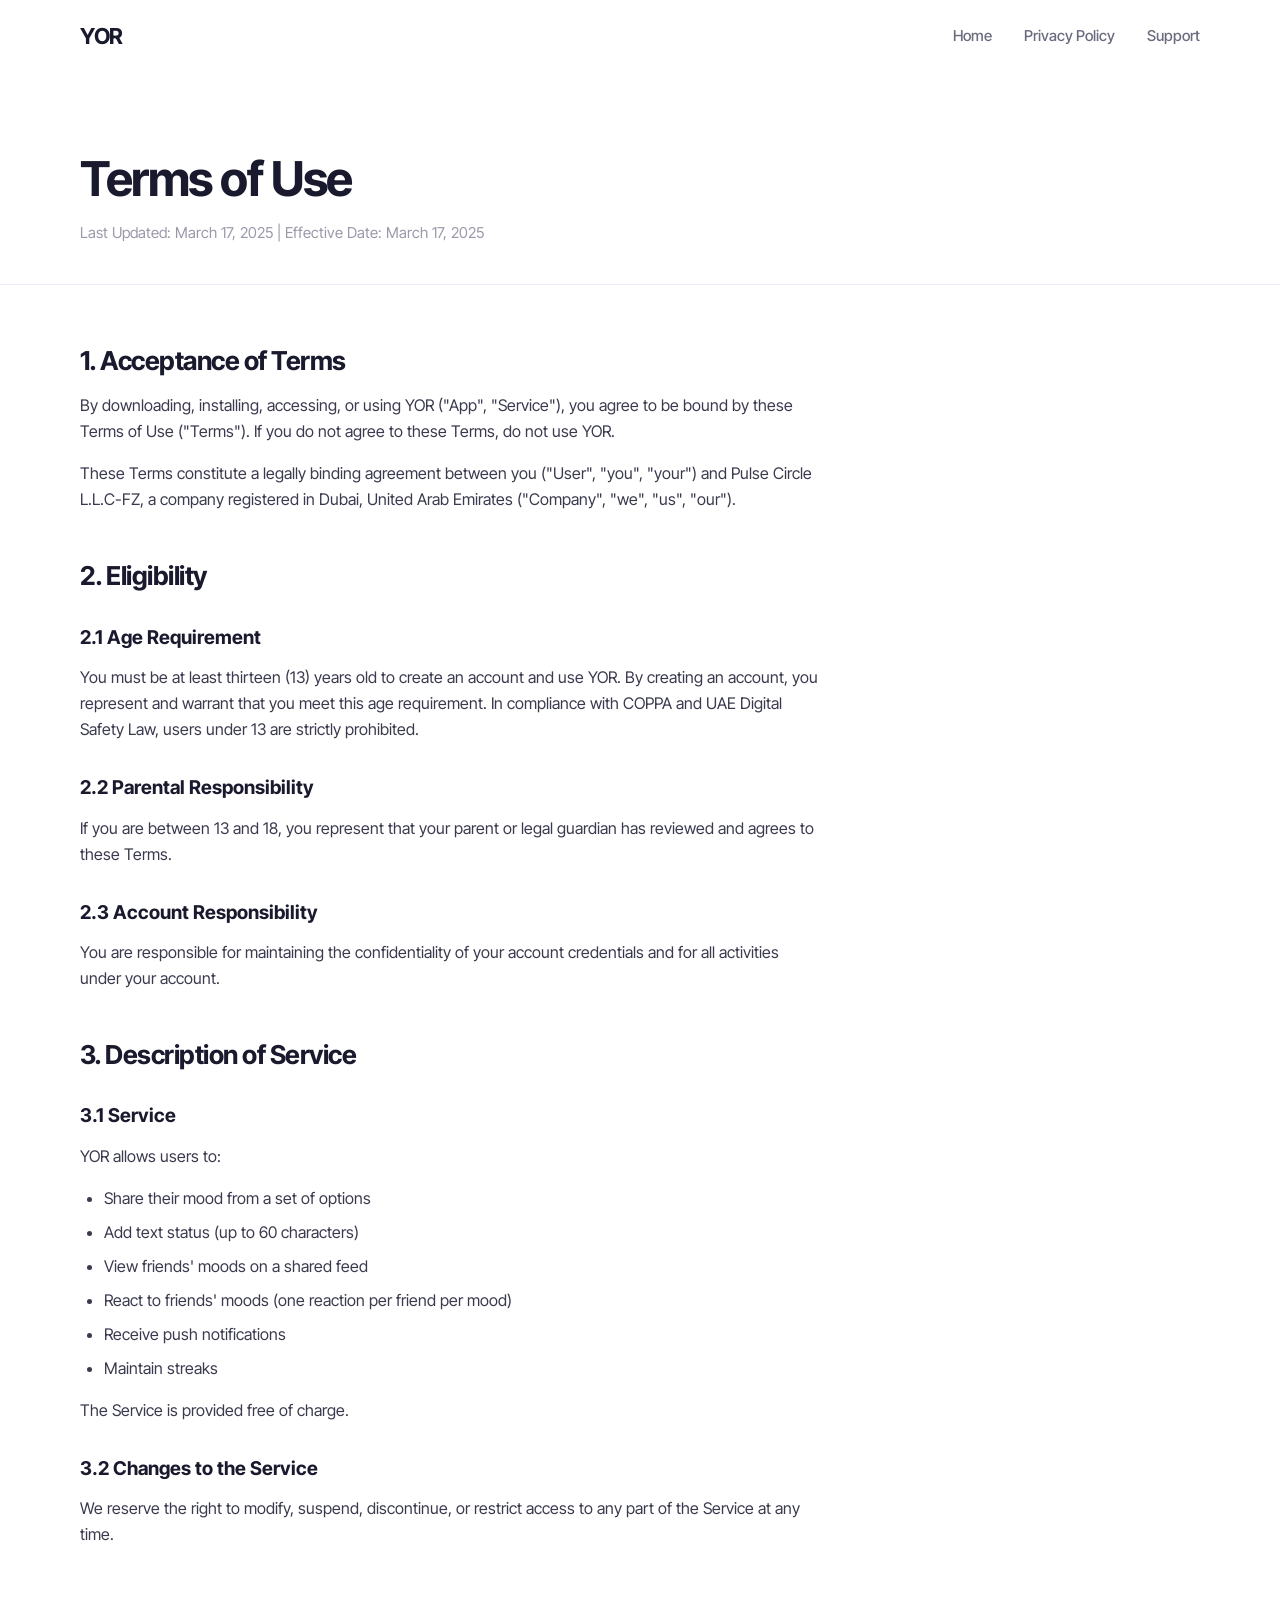
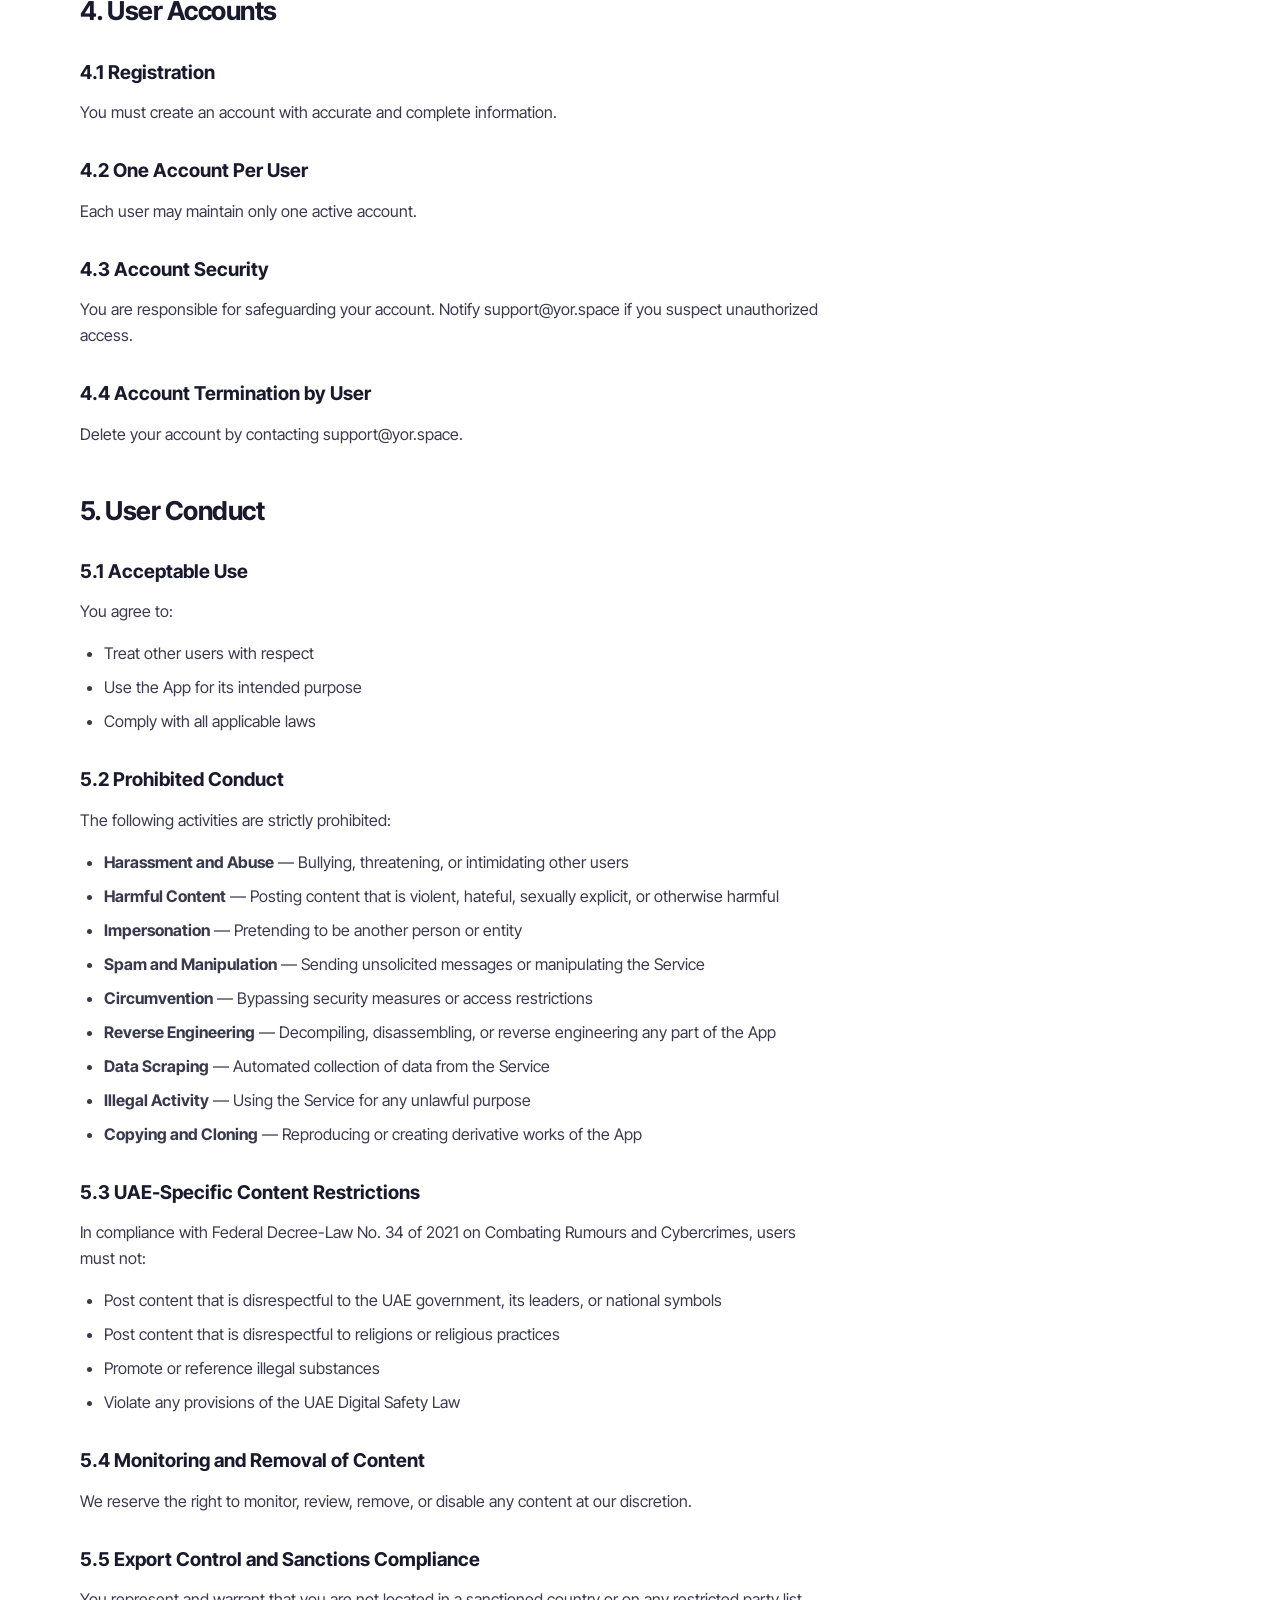
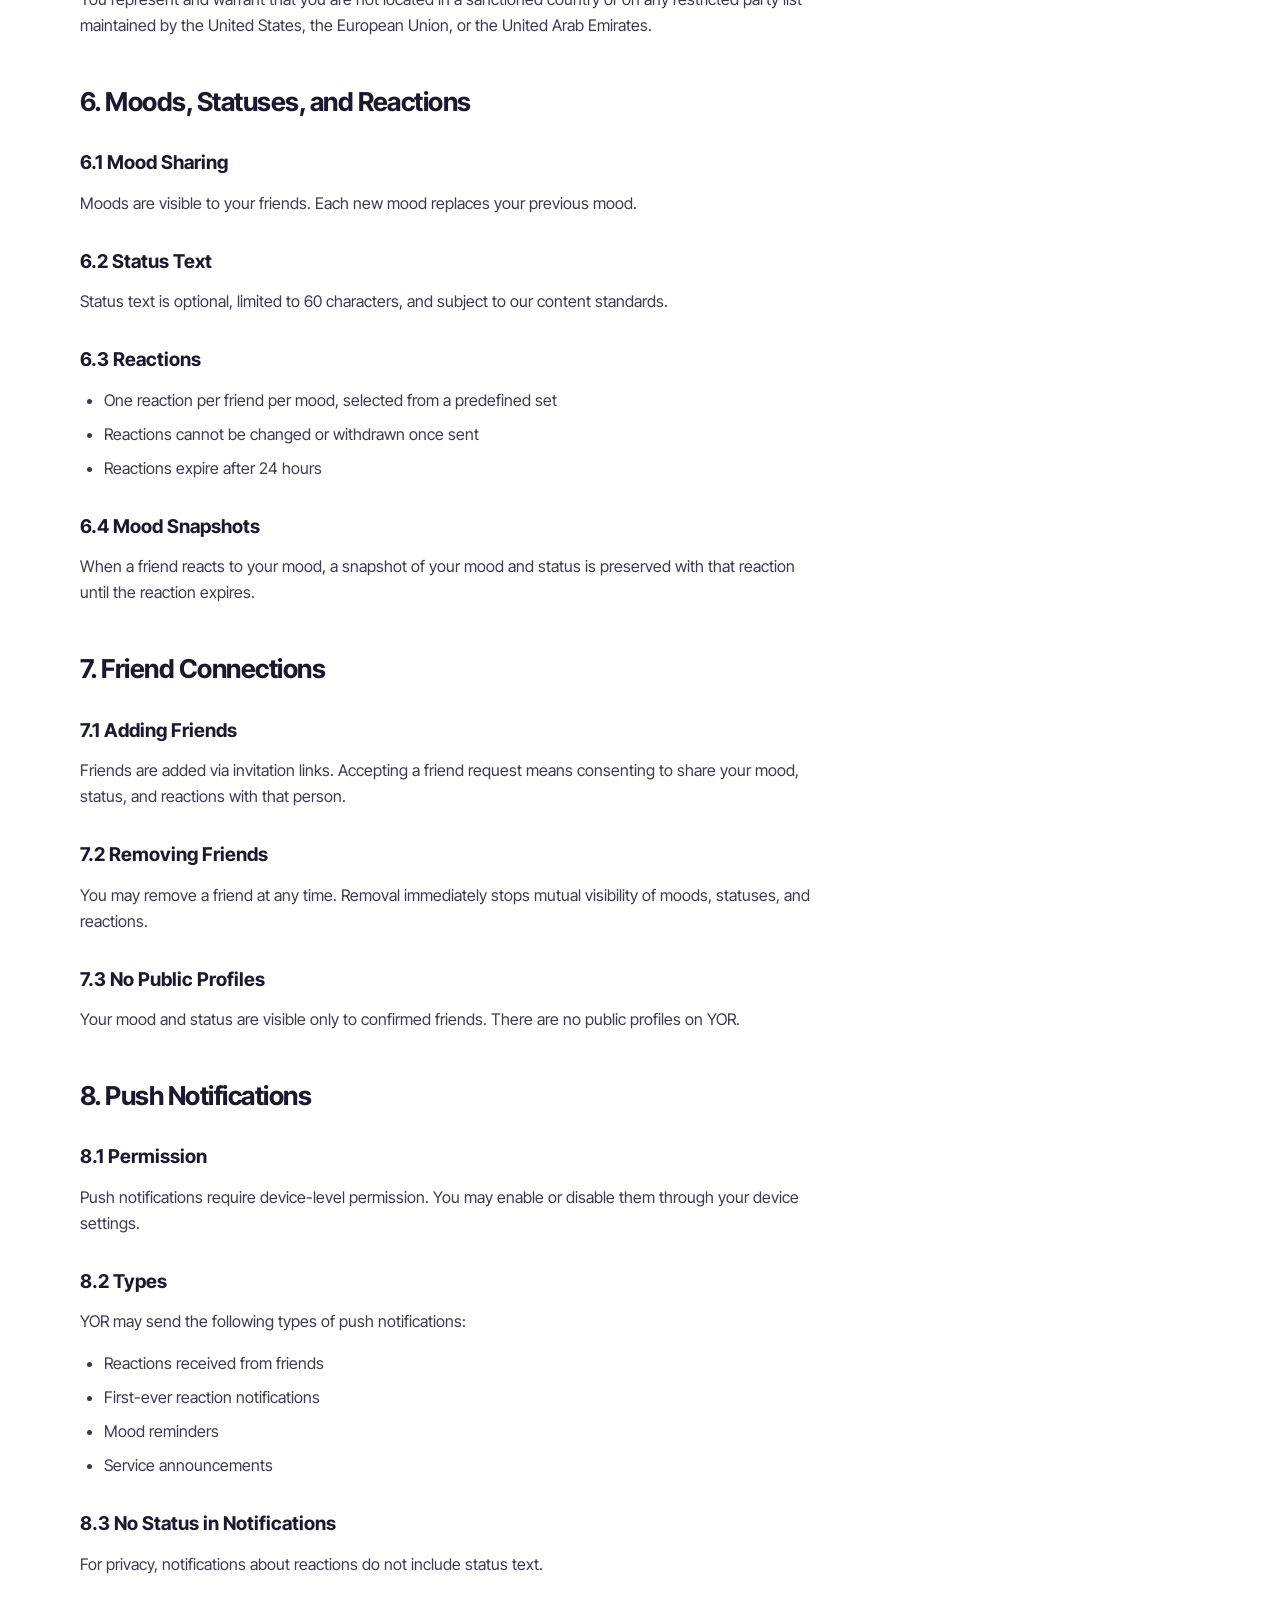
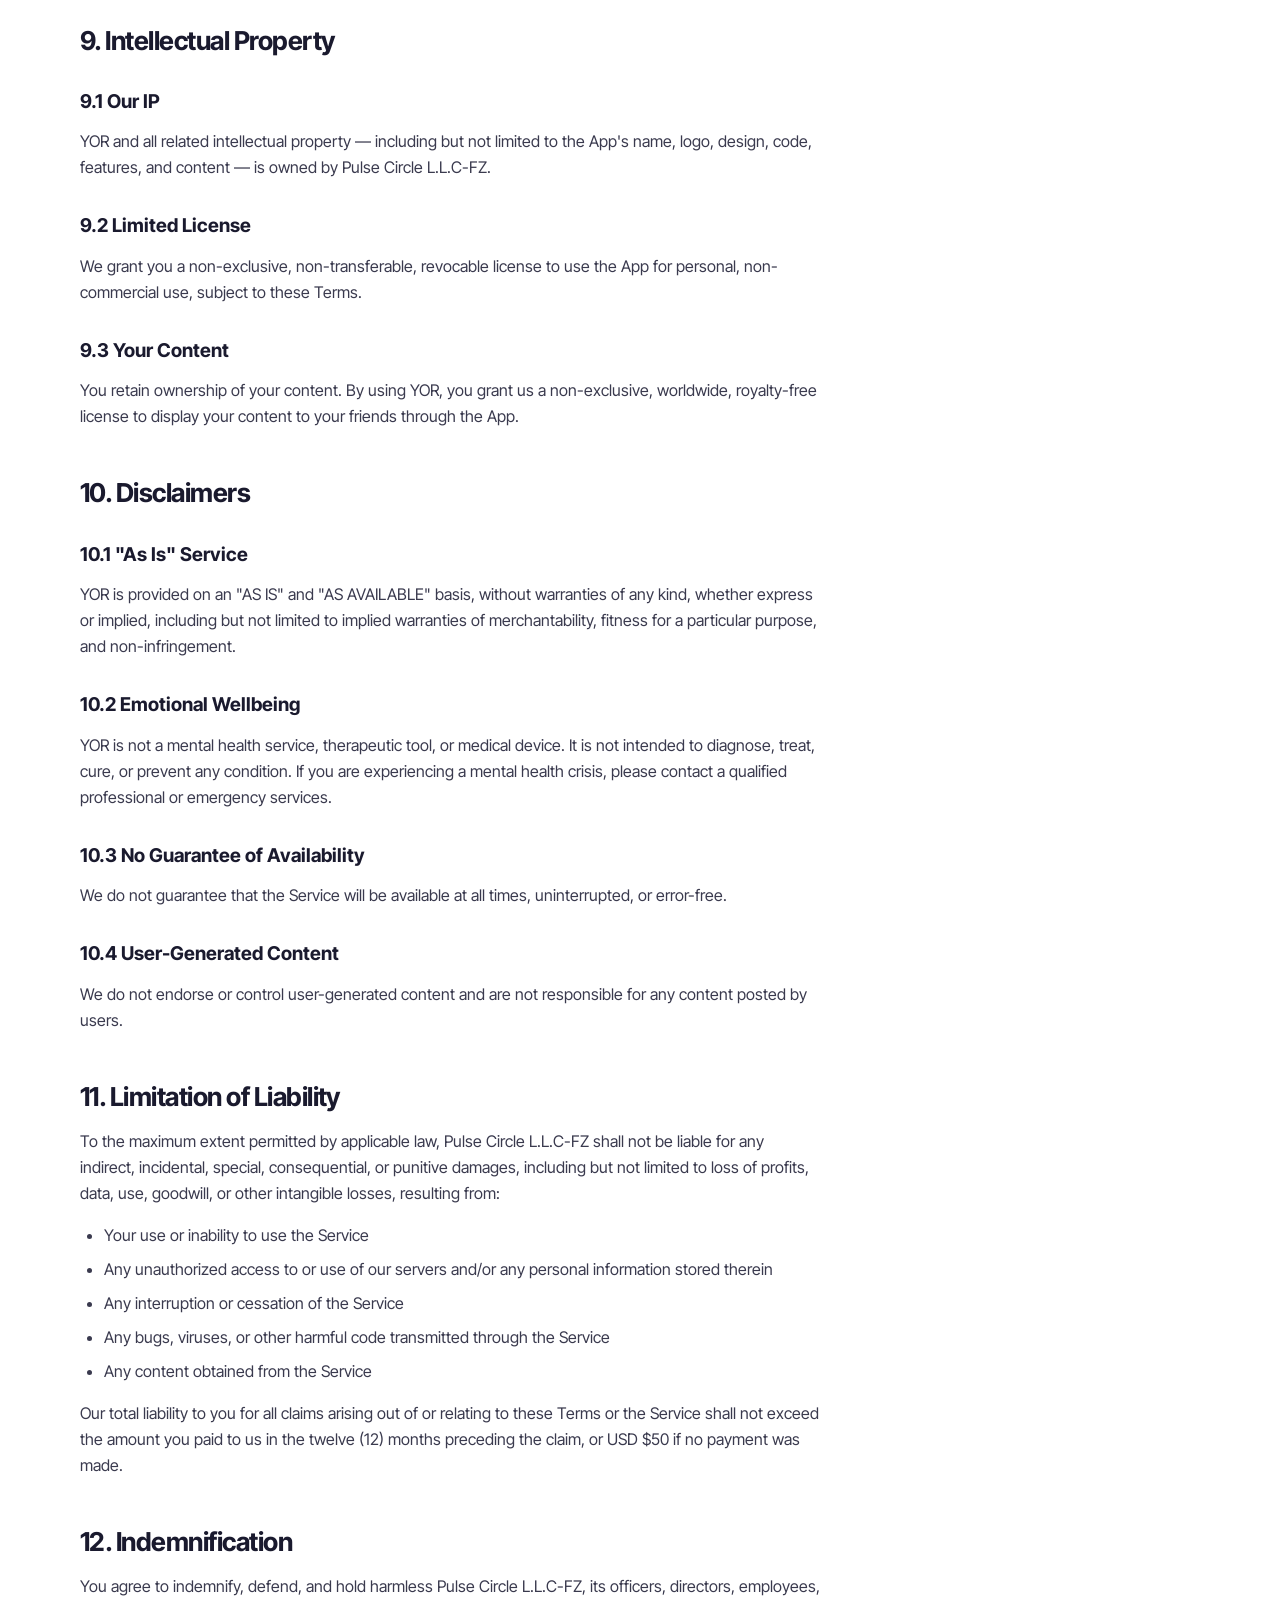
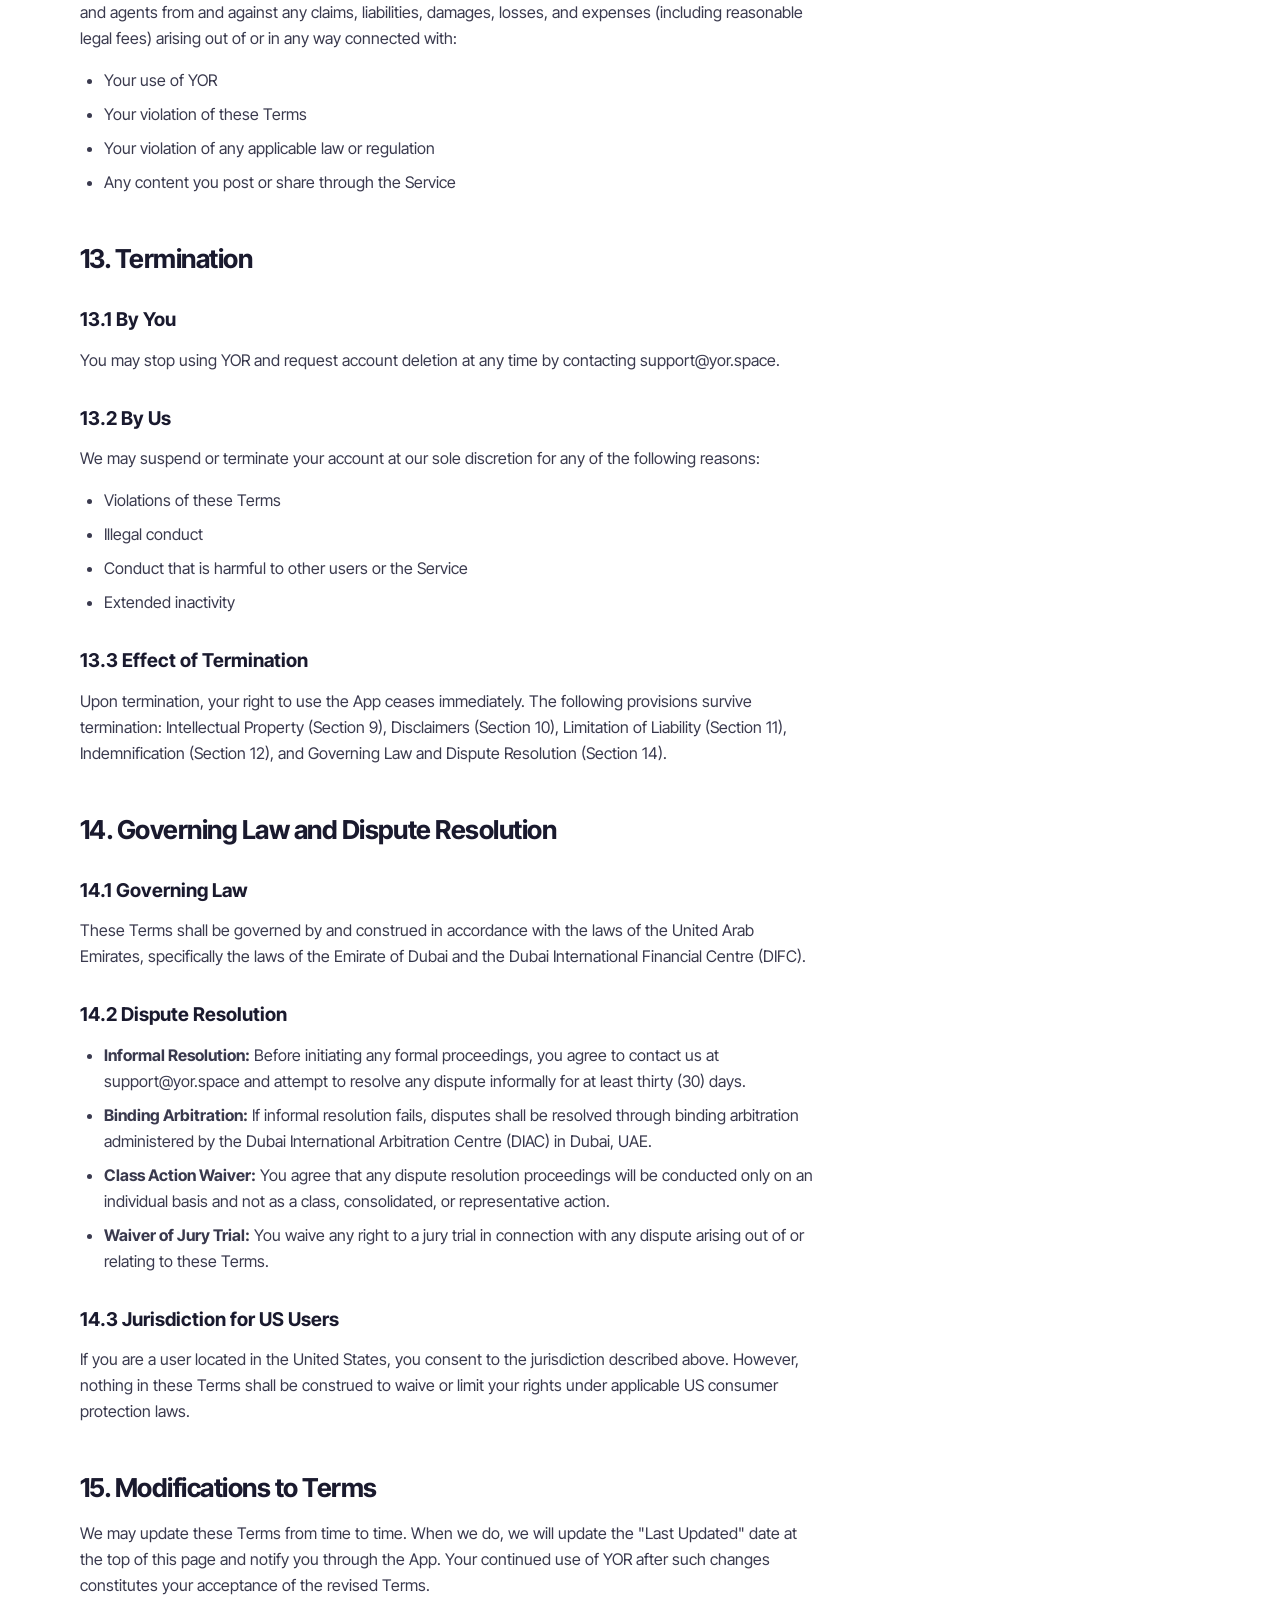
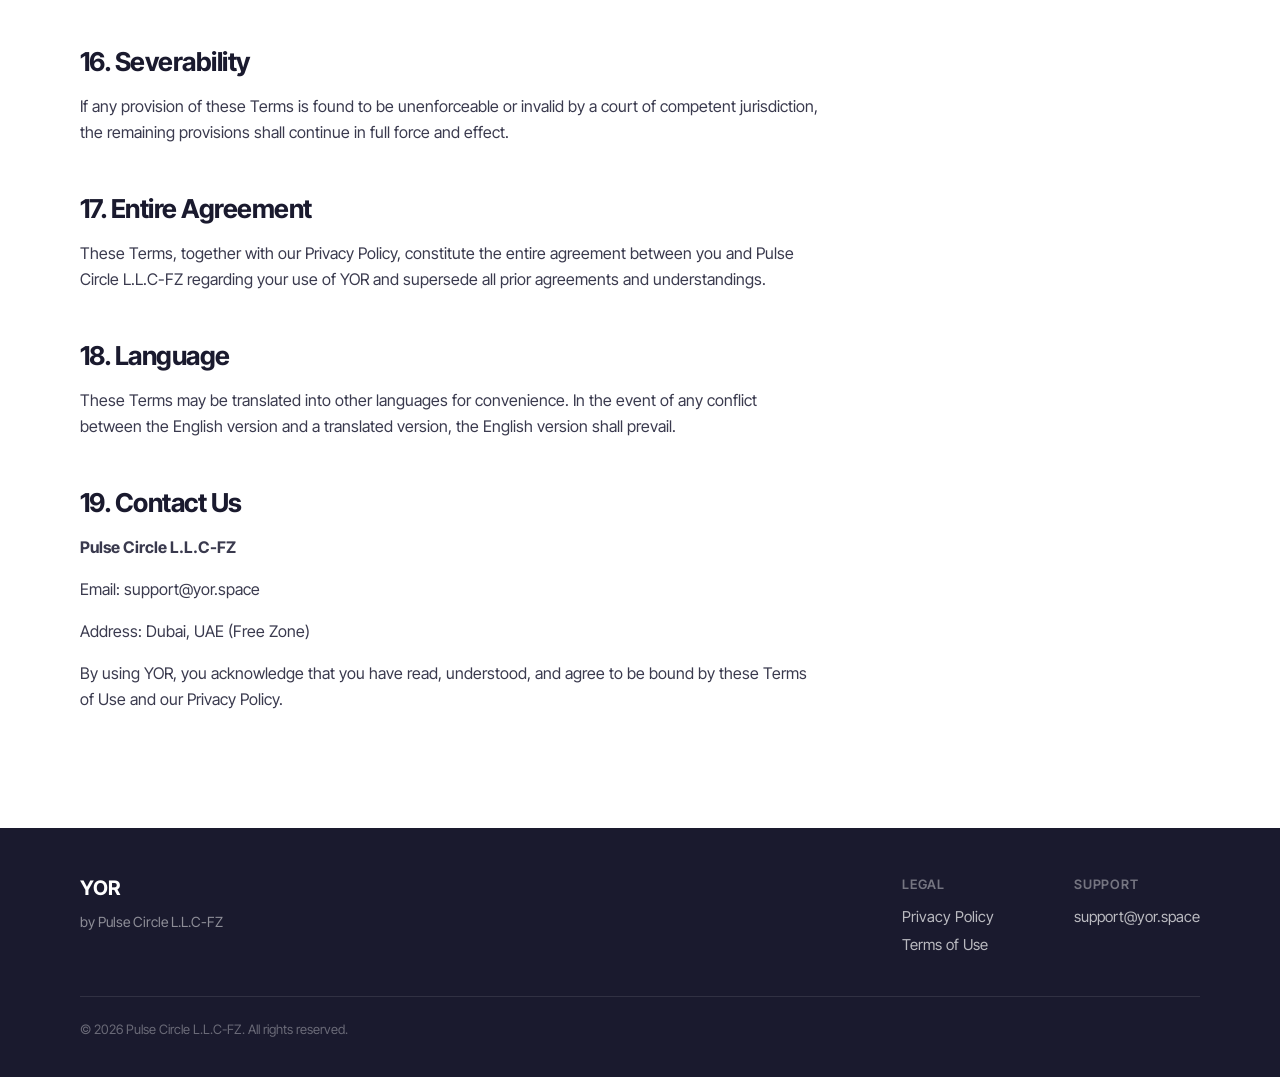
<file: terms.html>
<!DOCTYPE html>
<html lang="en">
<head>
  <meta charset="UTF-8">
  <meta name="viewport" content="width=device-width, initial-scale=1.0">
  <title>Terms of Use — YOR</title>
  <link rel="preconnect" href="https://fonts.googleapis.com">
  <link rel="preconnect" href="https://fonts.gstatic.com" crossorigin>
  <link href="https://fonts.googleapis.com/css2?family=Inter+Tight:wght@400;500;600;700;800&display=swap" rel="stylesheet">
  <link rel="stylesheet" href="style.css">
</head>
<body class="legal-page">

  <nav class="nav">
    <a href="/" class="nav-logo">YOR</a>
    <div class="nav-links">
      <a href="/">Home</a>
      <a href="privacy.html">Privacy Policy</a>
      <a href="mailto:support@yor.space">Support</a>
    </div>
    <button class="nav-hamburger" aria-label="Menu">
      <span></span><span></span><span></span>
    </button>
  </nav>
  <div class="nav-mobile">
    <a href="/">Home</a>
    <a href="privacy.html">Privacy Policy</a>
    <a href="mailto:support@yor.space">Support</a>
  </div>

  <div class="legal-header">
    <h1>Terms of Use</h1>
    <p class="legal-meta">Last Updated: March 17, 2025 | Effective Date: March 17, 2025</p>
  </div>

  <div class="legal-content">

    <!-- Section 1 -->
    <h2>1. Acceptance of Terms</h2>
    <p>By downloading, installing, accessing, or using YOR ("App", "Service"), you agree to be bound by these Terms of Use ("Terms"). If you do not agree to these Terms, do not use YOR.</p>
    <p>These Terms constitute a legally binding agreement between you ("User", "you", "your") and Pulse Circle L.L.C-FZ, a company registered in Dubai, United Arab Emirates ("Company", "we", "us", "our").</p>

    <!-- Section 2 -->
    <h2>2. Eligibility</h2>

    <h3>2.1 Age Requirement</h3>
    <p>You must be at least thirteen (13) years old to create an account and use YOR. By creating an account, you represent and warrant that you meet this age requirement. In compliance with COPPA and UAE Digital Safety Law, users under 13 are strictly prohibited.</p>

    <h3>2.2 Parental Responsibility</h3>
    <p>If you are between 13 and 18, you represent that your parent or legal guardian has reviewed and agrees to these Terms.</p>

    <h3>2.3 Account Responsibility</h3>
    <p>You are responsible for maintaining the confidentiality of your account credentials and for all activities under your account.</p>

    <!-- Section 3 -->
    <h2>3. Description of Service</h2>

    <h3>3.1 Service</h3>
    <p>YOR allows users to:</p>
    <ul>
      <li>Share their mood from a set of options</li>
      <li>Add text status (up to 60 characters)</li>
      <li>View friends' moods on a shared feed</li>
      <li>React to friends' moods (one reaction per friend per mood)</li>
      <li>Receive push notifications</li>
      <li>Maintain streaks</li>
    </ul>
    <p>The Service is provided free of charge.</p>

    <h3>3.2 Changes to the Service</h3>
    <p>We reserve the right to modify, suspend, discontinue, or restrict access to any part of the Service at any time.</p>

    <!-- Section 4 -->
    <h2>4. User Accounts</h2>

    <h3>4.1 Registration</h3>
    <p>You must create an account with accurate and complete information.</p>

    <h3>4.2 One Account Per User</h3>
    <p>Each user may maintain only one active account.</p>

    <h3>4.3 Account Security</h3>
    <p>You are responsible for safeguarding your account. Notify <a href="mailto:support@yor.space">support@yor.space</a> if you suspect unauthorized access.</p>

    <h3>4.4 Account Termination by User</h3>
    <p>Delete your account by contacting <a href="mailto:support@yor.space">support@yor.space</a>.</p>

    <!-- Section 5 -->
    <h2>5. User Conduct</h2>

    <h3>5.1 Acceptable Use</h3>
    <p>You agree to:</p>
    <ul>
      <li>Treat other users with respect</li>
      <li>Use the App for its intended purpose</li>
      <li>Comply with all applicable laws</li>
    </ul>

    <h3>5.2 Prohibited Conduct</h3>
    <p>The following activities are strictly prohibited:</p>
    <ul>
      <li><strong>Harassment and Abuse</strong> — Bullying, threatening, or intimidating other users</li>
      <li><strong>Harmful Content</strong> — Posting content that is violent, hateful, sexually explicit, or otherwise harmful</li>
      <li><strong>Impersonation</strong> — Pretending to be another person or entity</li>
      <li><strong>Spam and Manipulation</strong> — Sending unsolicited messages or manipulating the Service</li>
      <li><strong>Circumvention</strong> — Bypassing security measures or access restrictions</li>
      <li><strong>Reverse Engineering</strong> — Decompiling, disassembling, or reverse engineering any part of the App</li>
      <li><strong>Data Scraping</strong> — Automated collection of data from the Service</li>
      <li><strong>Illegal Activity</strong> — Using the Service for any unlawful purpose</li>
      <li><strong>Copying and Cloning</strong> — Reproducing or creating derivative works of the App</li>
    </ul>

    <h3>5.3 UAE-Specific Content Restrictions</h3>
    <p>In compliance with Federal Decree-Law No. 34 of 2021 on Combating Rumours and Cybercrimes, users must not:</p>
    <ul>
      <li>Post content that is disrespectful to the UAE government, its leaders, or national symbols</li>
      <li>Post content that is disrespectful to religions or religious practices</li>
      <li>Promote or reference illegal substances</li>
      <li>Violate any provisions of the UAE Digital Safety Law</li>
    </ul>

    <h3>5.4 Monitoring and Removal of Content</h3>
    <p>We reserve the right to monitor, review, remove, or disable any content at our discretion.</p>

    <h3>5.5 Export Control and Sanctions Compliance</h3>
    <p>You represent and warrant that you are not located in a sanctioned country or on any restricted party list maintained by the United States, the European Union, or the United Arab Emirates.</p>

    <!-- Section 6 -->
    <h2>6. Moods, Statuses, and Reactions</h2>

    <h3>6.1 Mood Sharing</h3>
    <p>Moods are visible to your friends. Each new mood replaces your previous mood.</p>

    <h3>6.2 Status Text</h3>
    <p>Status text is optional, limited to 60 characters, and subject to our content standards.</p>

    <h3>6.3 Reactions</h3>
    <ul>
      <li>One reaction per friend per mood, selected from a predefined set</li>
      <li>Reactions cannot be changed or withdrawn once sent</li>
      <li>Reactions expire after 24 hours</li>
    </ul>

    <h3>6.4 Mood Snapshots</h3>
    <p>When a friend reacts to your mood, a snapshot of your mood and status is preserved with that reaction until the reaction expires.</p>

    <!-- Section 7 -->
    <h2>7. Friend Connections</h2>

    <h3>7.1 Adding Friends</h3>
    <p>Friends are added via invitation links. Accepting a friend request means consenting to share your mood, status, and reactions with that person.</p>

    <h3>7.2 Removing Friends</h3>
    <p>You may remove a friend at any time. Removal immediately stops mutual visibility of moods, statuses, and reactions.</p>

    <h3>7.3 No Public Profiles</h3>
    <p>Your mood and status are visible only to confirmed friends. There are no public profiles on YOR.</p>

    <!-- Section 8 -->
    <h2>8. Push Notifications</h2>

    <h3>8.1 Permission</h3>
    <p>Push notifications require device-level permission. You may enable or disable them through your device settings.</p>

    <h3>8.2 Types</h3>
    <p>YOR may send the following types of push notifications:</p>
    <ul>
      <li>Reactions received from friends</li>
      <li>First-ever reaction notifications</li>
      <li>Mood reminders</li>
      <li>Service announcements</li>
    </ul>

    <h3>8.3 No Status in Notifications</h3>
    <p>For privacy, notifications about reactions do not include status text.</p>

    <!-- Section 9 -->
    <h2>9. Intellectual Property</h2>

    <h3>9.1 Our IP</h3>
    <p>YOR and all related intellectual property — including but not limited to the App's name, logo, design, code, features, and content — is owned by Pulse Circle L.L.C-FZ.</p>

    <h3>9.2 Limited License</h3>
    <p>We grant you a non-exclusive, non-transferable, revocable license to use the App for personal, non-commercial use, subject to these Terms.</p>

    <h3>9.3 Your Content</h3>
    <p>You retain ownership of your content. By using YOR, you grant us a non-exclusive, worldwide, royalty-free license to display your content to your friends through the App.</p>

    <!-- Section 10 -->
    <h2>10. Disclaimers</h2>

    <h3>10.1 "As Is" Service</h3>
    <p>YOR is provided on an "AS IS" and "AS AVAILABLE" basis, without warranties of any kind, whether express or implied, including but not limited to implied warranties of merchantability, fitness for a particular purpose, and non-infringement.</p>

    <h3>10.2 Emotional Wellbeing</h3>
    <p>YOR is not a mental health service, therapeutic tool, or medical device. It is not intended to diagnose, treat, cure, or prevent any condition. If you are experiencing a mental health crisis, please contact a qualified professional or emergency services.</p>

    <h3>10.3 No Guarantee of Availability</h3>
    <p>We do not guarantee that the Service will be available at all times, uninterrupted, or error-free.</p>

    <h3>10.4 User-Generated Content</h3>
    <p>We do not endorse or control user-generated content and are not responsible for any content posted by users.</p>

    <!-- Section 11 -->
    <h2>11. Limitation of Liability</h2>
    <p>To the maximum extent permitted by applicable law, Pulse Circle L.L.C-FZ shall not be liable for any indirect, incidental, special, consequential, or punitive damages, including but not limited to loss of profits, data, use, goodwill, or other intangible losses, resulting from:</p>
    <ul>
      <li>Your use or inability to use the Service</li>
      <li>Any unauthorized access to or use of our servers and/or any personal information stored therein</li>
      <li>Any interruption or cessation of the Service</li>
      <li>Any bugs, viruses, or other harmful code transmitted through the Service</li>
      <li>Any content obtained from the Service</li>
    </ul>
    <p>Our total liability to you for all claims arising out of or relating to these Terms or the Service shall not exceed the amount you paid to us in the twelve (12) months preceding the claim, or USD $50 if no payment was made.</p>

    <!-- Section 12 -->
    <h2>12. Indemnification</h2>
    <p>You agree to indemnify, defend, and hold harmless Pulse Circle L.L.C-FZ, its officers, directors, employees, and agents from and against any claims, liabilities, damages, losses, and expenses (including reasonable legal fees) arising out of or in any way connected with:</p>
    <ul>
      <li>Your use of YOR</li>
      <li>Your violation of these Terms</li>
      <li>Your violation of any applicable law or regulation</li>
      <li>Any content you post or share through the Service</li>
    </ul>

    <!-- Section 13 -->
    <h2>13. Termination</h2>

    <h3>13.1 By You</h3>
    <p>You may stop using YOR and request account deletion at any time by contacting <a href="mailto:support@yor.space">support@yor.space</a>.</p>

    <h3>13.2 By Us</h3>
    <p>We may suspend or terminate your account at our sole discretion for any of the following reasons:</p>
    <ul>
      <li>Violations of these Terms</li>
      <li>Illegal conduct</li>
      <li>Conduct that is harmful to other users or the Service</li>
      <li>Extended inactivity</li>
    </ul>

    <h3>13.3 Effect of Termination</h3>
    <p>Upon termination, your right to use the App ceases immediately. The following provisions survive termination: Intellectual Property (Section 9), Disclaimers (Section 10), Limitation of Liability (Section 11), Indemnification (Section 12), and Governing Law and Dispute Resolution (Section 14).</p>

    <!-- Section 14 -->
    <h2>14. Governing Law and Dispute Resolution</h2>

    <h3>14.1 Governing Law</h3>
    <p>These Terms shall be governed by and construed in accordance with the laws of the United Arab Emirates, specifically the laws of the Emirate of Dubai and the Dubai International Financial Centre (DIFC).</p>

    <h3>14.2 Dispute Resolution</h3>
    <ul>
      <li><strong>Informal Resolution:</strong> Before initiating any formal proceedings, you agree to contact us at <a href="mailto:support@yor.space">support@yor.space</a> and attempt to resolve any dispute informally for at least thirty (30) days.</li>
      <li><strong>Binding Arbitration:</strong> If informal resolution fails, disputes shall be resolved through binding arbitration administered by the Dubai International Arbitration Centre (DIAC) in Dubai, UAE.</li>
      <li><strong>Class Action Waiver:</strong> You agree that any dispute resolution proceedings will be conducted only on an individual basis and not as a class, consolidated, or representative action.</li>
      <li><strong>Waiver of Jury Trial:</strong> You waive any right to a jury trial in connection with any dispute arising out of or relating to these Terms.</li>
    </ul>

    <h3>14.3 Jurisdiction for US Users</h3>
    <p>If you are a user located in the United States, you consent to the jurisdiction described above. However, nothing in these Terms shall be construed to waive or limit your rights under applicable US consumer protection laws.</p>

    <!-- Section 15 -->
    <h2>15. Modifications to Terms</h2>
    <p>We may update these Terms from time to time. When we do, we will update the "Last Updated" date at the top of this page and notify you through the App. Your continued use of YOR after such changes constitutes your acceptance of the revised Terms.</p>

    <!-- Section 16 -->
    <h2>16. Severability</h2>
    <p>If any provision of these Terms is found to be unenforceable or invalid by a court of competent jurisdiction, the remaining provisions shall continue in full force and effect.</p>

    <!-- Section 17 -->
    <h2>17. Entire Agreement</h2>
    <p>These Terms, together with our <a href="privacy.html">Privacy Policy</a>, constitute the entire agreement between you and Pulse Circle L.L.C-FZ regarding your use of YOR and supersede all prior agreements and understandings.</p>

    <!-- Section 18 -->
    <h2>18. Language</h2>
    <p>These Terms may be translated into other languages for convenience. In the event of any conflict between the English version and a translated version, the English version shall prevail.</p>

    <!-- Section 19 -->
    <h2>19. Contact Us</h2>
    <p><strong>Pulse Circle L.L.C-FZ</strong></p>
    <p>Email: <a href="mailto:support@yor.space">support@yor.space</a></p>
    <p>Address: Dubai, UAE (Free Zone)</p>
    <p>By using YOR, you acknowledge that you have read, understood, and agree to be bound by these Terms of Use and our <a href="privacy.html">Privacy Policy</a>.</p>

  </div>

  <footer class="footer">
    <div class="footer-inner">
      <div class="footer-brand">
        <div class="footer-logo">YOR</div>
        <div class="footer-tagline">by Pulse Circle L.L.C-FZ</div>
      </div>
      <div class="footer-columns">
        <div class="footer-col">
          <h4>Legal</h4>
          <a href="privacy.html">Privacy Policy</a>
          <a href="terms.html">Terms of Use</a>
        </div>
        <div class="footer-col">
          <h4>Support</h4>
          <a href="mailto:support@yor.space">support@yor.space</a>
        </div>
      </div>
    </div>
    <div class="footer-divider"></div>
    <div class="footer-copyright">&copy; 2026 Pulse Circle L.L.C-FZ. All rights reserved.</div>
  </footer>

  <script>
    const hamburger = document.querySelector('.nav-hamburger');
    const mobileNav = document.querySelector('.nav-mobile');
    hamburger.addEventListener('click', () => {
      hamburger.classList.toggle('active');
      mobileNav.classList.toggle('active');
      document.body.style.overflow = mobileNav.classList.contains('active') ? 'hidden' : '';
    });
    mobileNav.querySelectorAll('a').forEach(link => {
      link.addEventListener('click', () => {
        hamburger.classList.remove('active');
        mobileNav.classList.remove('active');
        document.body.style.overflow = '';
      });
    });
  </script>

</body>
</html>
</file>
<file: style.css>
/* ── Reset & Base ── */
*, *::before, *::after {
  margin: 0;
  padding: 0;
  box-sizing: border-box;
}

html {
  scroll-behavior: smooth;
  -webkit-font-smoothing: antialiased;
  -moz-osx-font-smoothing: grayscale;
}

body {
  font-family: "Inter Tight", system-ui, sans-serif;
  color: #3A3A4E;
  background: #fff;
  line-height: 1.5;
  overflow-x: hidden;
}

a {
  text-decoration: none;
  color: inherit;
}

img {
  display: block;
  max-width: 100%;
  height: auto;
}

/* ── Typography ── */
.label {
  font-size: 14px;
  font-weight: 600;
  letter-spacing: 0.08em;
  text-transform: uppercase;
  color: #7B6CF0;
  line-height: 18px;
}

.heading-xl {
  font-size: 64px;
  font-weight: 700;
  letter-spacing: -0.03em;
  line-height: 1;
  color: #1A1A2E;
}

.heading-lg {
  font-size: 48px;
  font-weight: 700;
  letter-spacing: -0.02em;
  line-height: 52px;
  color: #1A1A2E;
}

.heading-md {
  font-size: 40px;
  font-weight: 700;
  letter-spacing: -0.02em;
  line-height: 44px;
  color: #1A1A2E;
}

.heading-sm {
  font-size: 28px;
  font-weight: 700;
  letter-spacing: -0.02em;
  line-height: 34px;
  color: #1A1A2E;
}

.text-body {
  font-size: 16px;
  line-height: 24px;
  color: #3A3A4E;
}

.text-muted {
  color: #6B6B80;
}

.text-purple {
  color: #7B6CF0;
}

/* ── Buttons ── */
.btn {
  display: inline-flex;
  align-items: center;
  justify-content: center;
  border: none;
  cursor: pointer;
  font-family: inherit;
  font-weight: 600;
  border-radius: 100px;
  transition: opacity 0.2s, transform 0.15s;
}

.btn:hover {
  opacity: 0.9;
}

.btn:active {
  transform: scale(0.98);
}

.btn-primary {
  background: #7B6CF0;
  color: #fff;
  font-size: 18px;
  padding: 18px 48px;
}

.btn-dark {
  background: #1A1A2E;
  color: #fff;
  font-size: 15px;
  padding: 10px 24px;
}

/* ── Nav ── */
.nav {
  display: flex;
  align-items: center;
  justify-content: space-between;
  padding: 20px 80px;
  position: sticky;
  top: 0;
  background: rgba(255, 255, 255, 0.92);
  backdrop-filter: blur(12px);
  -webkit-backdrop-filter: blur(12px);
  z-index: 100;
}

.nav-logo {
  font-size: 22px;
  font-weight: 700;
  letter-spacing: -0.02em;
  color: #1A1A2E;
}

.nav-links {
  display: flex;
  align-items: center;
  gap: 32px;
}

.nav-links a {
  font-size: 15px;
  font-weight: 500;
  color: #6B6B80;
  transition: color 0.2s;
}

.nav-links a:hover {
  color: #1A1A2E;
}

.nav-links .btn-dark {
  color: #fff;
}

.nav-links .btn-dark:hover {
  background: #7B6CF0;
  opacity: 1;
}

.nav-hamburger {
  display: none;
  flex-direction: column;
  gap: 5px;
  cursor: pointer;
  background: none;
  border: none;
  padding: 4px;
}

.nav-hamburger span {
  display: block;
  width: 22px;
  height: 2px;
  background: #1A1A2E;
  border-radius: 2px;
  transition: transform 0.3s, opacity 0.3s;
}

.nav-hamburger.active span:nth-child(1) {
  transform: translateY(7px) rotate(45deg);
}

.nav-hamburger.active span:nth-child(2) {
  opacity: 0;
}

.nav-hamburger.active span:nth-child(3) {
  transform: translateY(-7px) rotate(-45deg);
}

/* Mobile nav overlay */
.nav-mobile {
  display: none;
  position: fixed;
  top: 68px;
  left: 0;
  right: 0;
  bottom: 0;
  background: rgba(255, 255, 255, 0.98);
  backdrop-filter: blur(12px);
  -webkit-backdrop-filter: blur(12px);
  z-index: 99;
  flex-direction: column;
  align-items: center;
  justify-content: center;
  gap: 32px;
}

.nav-mobile.active {
  display: flex;
}

.nav-mobile a {
  font-size: 24px;
  font-weight: 600;
  color: #1A1A2E;
}

/* ── Hero ── */
.hero {
  display: flex;
  flex-direction: column;
  align-items: center;
  text-align: center;
  padding: 80px 80px 100px;
  background: linear-gradient(180deg, #fff 0%, #ede8ff99 40%, #f5e6dc80 70%, #fff 100%);
  gap: 40px;
}

.hero-headline {
  display: flex;
  flex-direction: column;
  gap: 0;
}

.hero-subtitle {
  font-size: 20px;
  line-height: 28px;
  color: #6B6B80;
  max-width: 520px;
}

/* Mood Picker Preview Card */
.mood-card {
  background: #fff;
  border-radius: 28px;
  border: 1px solid rgba(0, 0, 0, 0.08);
  box-shadow: 0 8px 40px rgba(123, 108, 240, 0.1), 0 2px 8px rgba(0, 0, 0, 0.04);
  padding-top: 32px;
  width: 380px;
  display: flex;
  flex-direction: column;
  align-items: center;
  overflow: hidden;
}

.mood-card-header {
  font-size: 13px;
  color: #B0B0BE;
  font-weight: 500;
  text-align: center;
  line-height: 16px;
  padding: 0 32px;
}

.mood-card-wave {
  width: 100%;
  height: 90px;
  overflow: hidden;
  flex-shrink: 0;
}

.mood-card-wave img {
  width: 100%;
  height: 100%;
  object-fit: cover;
}

.mood-card-mood {
  display: flex;
  align-items: baseline;
  justify-content: center;
  gap: 40px;
  width: 100%;
  padding: 0 32px;
}

.mood-card-mood .mood-neighbor {
  font-size: 16px;
  font-weight: 500;
  color: #C8C8D0;
  line-height: 20px;
}

.mood-card-mood .mood-text {
  font-size: 30px;
  font-weight: 700;
  letter-spacing: -0.02em;
  line-height: 36px;
  color: #1A1A2E;
}

.mood-card-bottom {
  display: flex;
  flex-direction: column;
  align-items: center;
  width: 100%;
  padding: 8px 32px 24px;
  gap: 12px;
}

.mood-card-bars {
  display: flex;
  align-items: center;
  justify-content: center;
  gap: 6px;
}

.mood-card-bars .bar {
  width: 2px;
  height: 14px;
  border-radius: 1px;
  background: #D8D8E0;
}

.mood-card-bars .bar.active {
  height: 20px;
  background: #7B6CF0;
}

.mood-card-hint {
  font-size: 12px;
  color: #B0B0BE;
  text-align: center;
  line-height: 16px;
}

.mood-card-btn {
  background: #7B6CF0;
  color: #fff;
  border: none;
  border-radius: 14px;
  padding: 12px;
  font-size: 16px;
  font-weight: 600;
  line-height: 20px;
  font-family: inherit;
  cursor: pointer;
  width: 100%;
  transition: opacity 0.2s;
}

.mood-card-btn:hover {
  opacity: 0.9;
}

/* ── Features ── */
.features {
  padding: 100px 80px;
}

.features-header {
  display: flex;
  flex-direction: column;
  gap: 12px;
  margin-bottom: 80px;
}

.feature-row {
  display: flex;
  align-items: center;
  gap: 60px;
  margin-bottom: 60px;
}

.feature-row:last-child {
  margin-bottom: 0;
}

.feature-row.reverse {
  flex-direction: row-reverse;
}

.feature-text {
  flex: 1;
  display: flex;
  flex-direction: column;
  gap: 12px;
}

.feature-text h3 {
  font-size: 28px;
  font-weight: 700;
  letter-spacing: -0.02em;
  line-height: 34px;
  color: #1A1A2E;
}

.feature-text p {
  font-size: 16px;
  line-height: 24px;
  color: #6B6B80;
}

.feature-image {
  flex: 0 0 560px;
  max-width: 560px;
  border-radius: 20px;
  overflow: hidden;
}

.feature-image img {
  width: 100%;
  height: 480px;
  object-fit: cover;
  border-radius: 20px;
}

/* ── How It Works ── */
.how-it-works {
  padding: 100px 80px;
  background: #F8F6FC;
  display: flex;
  flex-direction: column;
  align-items: center;
  gap: 60px;
}

.how-it-works-header {
  text-align: center;
  display: flex;
  flex-direction: column;
  align-items: center;
  gap: 16px;
  margin-bottom: 0;
}

.steps-row {
  display: flex;
  gap: 32px;
  max-width: 1200px;
  margin: 0 auto;
}

.step-card {
  flex: 1;
  background: #fff;
  border-radius: 20px;
  padding: 36px;
  display: flex;
  flex-direction: column;
  gap: 16px;
}

.step-number {
  width: 48px;
  height: 48px;
  border-radius: 14px;
  display: flex;
  align-items: center;
  justify-content: center;
  font-size: 20px;
  font-weight: 700;
  flex-shrink: 0;
}

.step-card h3 {
  font-size: 22px;
  font-weight: 700;
  letter-spacing: -0.02em;
  color: #1A1A2E;
  line-height: 28px;
}

.step-card p {
  font-size: 15px;
  line-height: 22px;
  color: #6B6B80;
}

/* ── Privacy ── */
.privacy-section {
  padding: 100px 80px;
}

.privacy-inner {
  display: flex;
  gap: 80px;
  max-width: 1280px;
  margin: 0 auto;
}

.privacy-left {
  flex: 0 0 440px;
  display: flex;
  flex-direction: column;
  gap: 16px;
}

.privacy-left p {
  font-size: 16px;
  line-height: 24px;
  color: #6B6B80;
}

.privacy-right {
  flex: 1;
  display: flex;
  flex-direction: column;
  gap: 32px;
}

.privacy-point {
  display: flex;
  gap: 16px;
  align-items: flex-start;
}

.privacy-icon {
  flex-shrink: 0;
  width: 40px;
  height: 40px;
  border-radius: 12px;
  display: flex;
  align-items: center;
  justify-content: center;
}

.privacy-icon svg {
  width: 20px;
  height: 20px;
}

.privacy-point-text h4 {
  font-size: 17px;
  font-weight: 600;
  color: #1A1A2E;
  line-height: 24px;
}

.privacy-point-text p {
  font-size: 15px;
  line-height: 22px;
  color: #6B6B80;
}

/* ── CTA ── */
.cta {
  padding: 100px 80px;
  background: linear-gradient(180deg, #fff 0%, #EEEAFF 50%, #F5EDE5 100%);
  text-align: center;
  display: flex;
  flex-direction: column;
  align-items: center;
  gap: 28px;
}

.cta-subtitle {
  font-size: 18px;
  color: #6B6B80;
}

.cta .btn-primary {
  margin-top: 0;
}

/* ── Footer ── */
.footer {
  background: #1A1A2E;
  color: #fff;
  padding: 48px 80px 40px;
}

.footer-inner {
  max-width: 1280px;
  margin: 0 auto;
  display: flex;
  justify-content: space-between;
  align-items: flex-start;
  margin-bottom: 32px;
}

.footer-brand {
  display: flex;
  flex-direction: column;
  gap: 12px;
}

.footer-brand .footer-logo {
  font-size: 20px;
  font-weight: 700;
  line-height: 24px;
}

.footer-brand .footer-tagline {
  font-size: 14px;
  line-height: 20px;
  color: rgba(255, 255, 255, 0.5);
}

.footer-columns {
  display: flex;
  gap: 80px;
}

.footer-col h4 {
  font-size: 13px;
  font-weight: 600;
  letter-spacing: 0.06em;
  text-transform: uppercase;
  color: rgba(255, 255, 255, 0.4);
  margin-bottom: 16px;
  line-height: 16px;
}

.footer-col a {
  display: block;
  font-size: 15px;
  font-weight: 400;
  color: rgba(255, 255, 255, 0.7);
  margin-bottom: 10px;
  line-height: 18px;
  transition: color 0.2s;
}

.footer-col a:hover {
  color: #fff;
}

.footer-divider {
  height: 1px;
  background: rgba(255, 255, 255, 0.1);
  margin-bottom: 24px;
}

.footer-copyright {
  font-size: 13px;
  line-height: 16px;
  color: rgba(255, 255, 255, 0.35);
}

/* ── Legal Pages ── */
.legal-page {
  min-height: 100vh;
  display: flex;
  flex-direction: column;
}

.legal-header {
  padding: 80px 80px 40px;
  border-bottom: 1px solid #EEEAFF;
}

.legal-header h1 {
  font-size: 48px;
  font-weight: 700;
  letter-spacing: -0.03em;
  line-height: 1.1;
  color: #1A1A2E;
  margin-bottom: 16px;
}

.legal-header .legal-meta {
  font-size: 15px;
  color: #9999AA;
}

.legal-content {
  padding: 60px 80px 100px;
  max-width: 900px;
  flex: 1;
}

.legal-content h2 {
  font-size: 26px;
  font-weight: 700;
  letter-spacing: -0.02em;
  color: #1A1A2E;
  margin-top: 48px;
  margin-bottom: 16px;
  line-height: 1.2;
}

.legal-content h2:first-child {
  margin-top: 0;
}

.legal-content h3 {
  font-size: 19px;
  font-weight: 700;
  color: #1A1A2E;
  margin-top: 32px;
  margin-bottom: 12px;
}

.legal-content p {
  font-size: 16px;
  line-height: 26px;
  color: #3A3A4E;
  margin-bottom: 16px;
}

.legal-content ul {
  margin-bottom: 16px;
  padding-left: 24px;
}

.legal-content li {
  font-size: 16px;
  line-height: 26px;
  color: #3A3A4E;
  margin-bottom: 8px;
}

/* ── Responsive ── */
@media (max-width: 768px) {
  .nav {
    padding: 16px 24px;
  }

  .nav-links {
    display: none;
  }

  .nav-hamburger {
    display: flex;
  }

  .hero {
    padding: 48px 24px 64px;
  }

  .heading-xl {
    font-size: 36px;
    line-height: 40px;
  }

  .heading-xl.text-purple {
    font-style: italic;
    font-weight: 800;
  }

  .hero-subtitle {
    font-size: 16px;
    line-height: 24px;
  }

  .mood-card {
    width: 100%;
    max-width: 340px;
  }

  .mood-card-mood {
    gap: 24px;
  }

  .mood-card-mood .mood-text {
    font-size: 24px;
    line-height: 30px;
  }

  .features {
    padding: 64px 24px;
  }

  .features-header {
    margin-bottom: 12px;
  }

  .heading-md {
    font-size: 30px;
    line-height: 36px;
  }

  .feature-row,
  .feature-row.reverse {
    flex-direction: column-reverse;
    gap: 0;
    margin-bottom: 24px;
    border-radius: 20px;
    overflow: hidden;
  }

  .feature-text {
    padding: 20px;
    gap: 8px;
  }

  .feature-image {
    flex: none;
    max-width: 100%;
    width: 100%;
    border-radius: 0;
  }

  .feature-image img {
    height: 280px;
    border-radius: 0;
  }

  .how-it-works {
    padding: 48px 24px;
    gap: 28px;
  }

  .how-it-works-header {
    gap: 8px;
  }

  .steps-row {
    flex-direction: column;
    gap: 28px;
    width: 100%;
  }

  .step-card {
    background: none;
    padding: 0;
    gap: 10px;
  }

  .step-card .step-number {
    width: auto;
    height: auto;
    border-radius: 8px;
    padding: 6px 12px;
    font-size: 14px;
    line-height: 18px;
    background: #EEEAFF !important;
    color: #7B6CF0 !important;
    align-self: flex-start;
  }

  .step-card h3 {
    font-size: 18px;
    line-height: 22px;
  }

  .step-card p {
    font-size: 14px;
    line-height: 20px;
  }

  .privacy-section {
    padding: 64px 24px;
  }

  .privacy-inner {
    flex-direction: column;
    gap: 40px;
  }

  .privacy-left {
    flex: none;
  }

  .heading-lg,
  .cta .heading-lg {
    font-size: 32px;
    line-height: 38px;
  }

  .cta {
    padding: 64px 24px;
  }

  .cta-subtitle {
    font-size: 16px;
  }

  .btn-primary {
    font-size: 16px;
    padding: 14px 32px;
    width: 100%;
    max-width: 320px;
  }

  .footer {
    padding: 32px 24px;
  }

  .footer-inner {
    flex-direction: column;
    gap: 20px;
    margin-bottom: 20px;
  }

  .footer-brand {
    flex-direction: row;
    align-items: center;
    gap: 8px;
  }

  .footer-columns {
    flex-direction: column;
    gap: 12px;
  }

  .footer-col h4 {
    display: none;
  }

  .footer-col {
    display: flex;
    flex-direction: row;
    gap: 24px;
  }

  .footer-col a {
    margin-bottom: 0;
  }

  .legal-header {
    padding: 48px 24px 32px;
  }

  .legal-header h1 {
    font-size: 32px;
  }

  .legal-content {
    padding: 40px 24px 64px;
  }

  .legal-content h2 {
    font-size: 22px;
    margin-top: 40px;
  }
}
</file>
